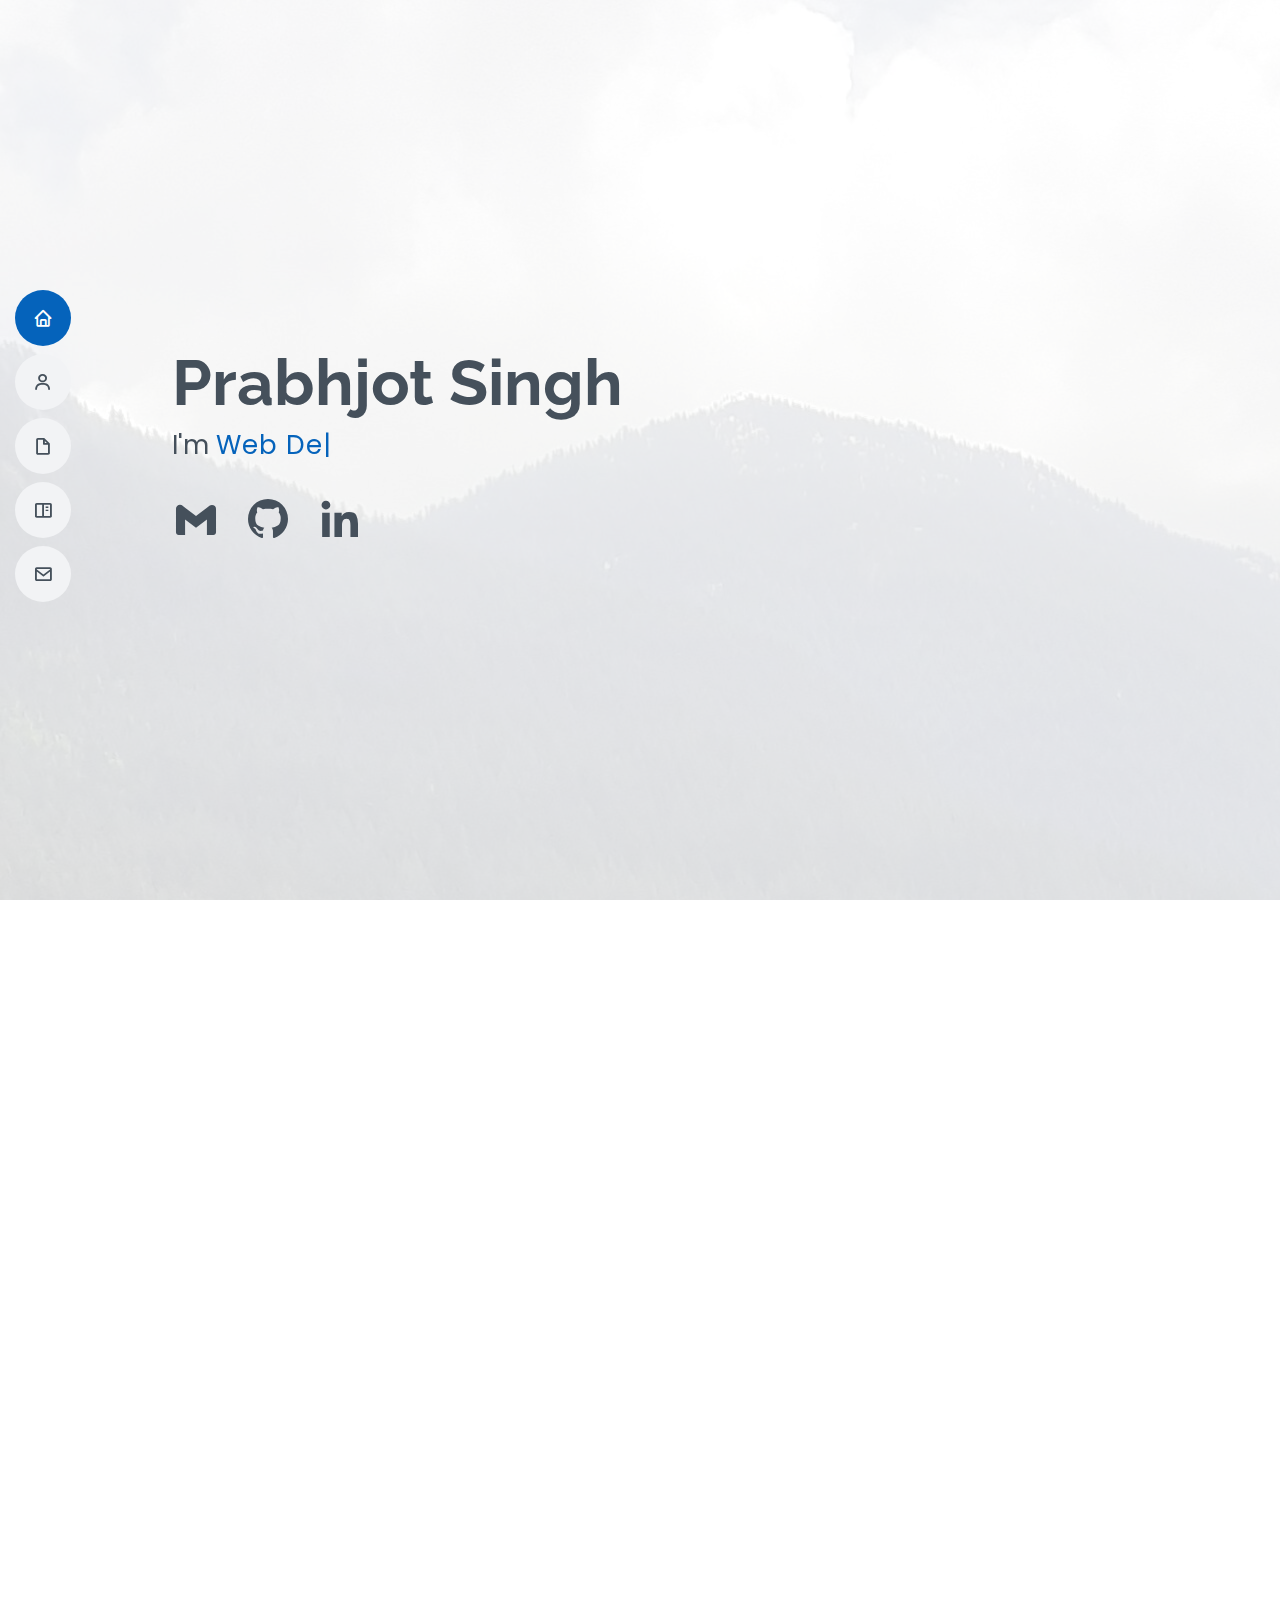
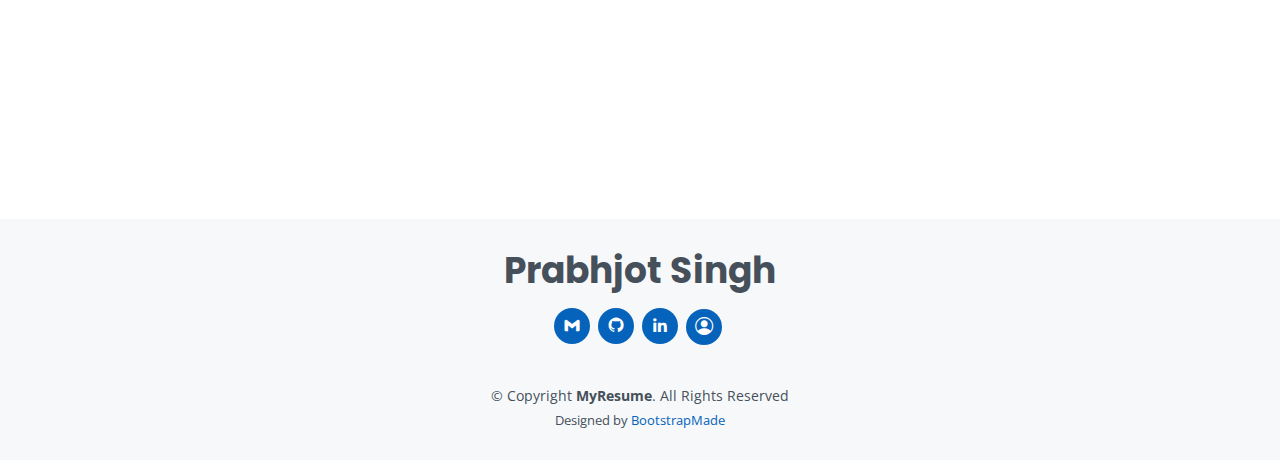
<file: index.html>
<!DOCTYPE html>
<html lang="en">

<head>
  <meta charset="utf-8">
  <meta content="width=device-width, initial-scale=1.0" name="viewport">

  <title>Prabhjot</title>
  <meta content="" name="description">
  <meta content="" name="keywords">

  <!-- Favicons -->
  <link href="assets/img/plogo.png" rel="icon">
  <link href="assets/img/plogo.png" rel="apple-touch-icon">

  <!-- Google Fonts -->
  <link
    href="https://fonts.googleapis.com/css?family=Open+Sans:300,300i,400,400i,600,600i,700,700i|Raleway:300,300i,400,400i,500,500i,600,600i,700,700i|Poppins:300,300i,400,400i,500,500i,600,600i,700,700i"
    rel="stylesheet">

  <!-- Vendor CSS Files -->
  <link href="assets/vendor/aos/aos.css" rel="stylesheet">
  <link href="assets/vendor/bootstrap/css/bootstrap.min.css" rel="stylesheet">
  <link href="assets/vendor/bootstrap-icons/bootstrap-icons.css" rel="stylesheet">
  <link href="assets/vendor/boxicons/css/boxicons.min.css" rel="stylesheet">
  <link href="assets/vendor/glightbox/css/glightbox.min.css" rel="stylesheet">
  <link href="assets/vendor/swiper/swiper-bundle.min.css" rel="stylesheet">

  <!-- Template Main CSS File -->
  <link href="assets/css/style.css" rel="stylesheet">

  <!-- =======================================================
  * Template Name: MyResume
  * Template URL: https://bootstrapmade.com/free-html-bootstrap-template-my-resume/
  * Updated: Mar 17 2024 with Bootstrap v5.3.3
  * Author: BootstrapMade.com
  * License: https://bootstrapmade.com/license/
  ======================================================== -->
</head>

<body>

  <!-- ======= Mobile nav toggle button ======= -->
  <!-- <button type="button" class="mobile-nav-toggle d-xl-none"><i class="bi bi-list mobile-nav-toggle"></i></button> -->
  <i class="bi bi-list mobile-nav-toggle d-lg-none"></i>
  <!-- ======= Header ======= -->
  <header id="header" class="d-flex flex-column justify-content-center">

    <nav id="navbar" class="navbar nav-menu">
      <ul>
        <li><a href="#hero" class="nav-link scrollto active"><i class="bx bx-home"></i> <span>Home</span></a></li>
        <li><a href="#about" class="nav-link scrollto"><i class="bx bx-user"></i> <span>About</span></a></li>
        <li><a href="#resume" class="nav-link scrollto"><i class="bx bx-file-blank"></i> <span>Resume</span></a></li>
        <li><a href="#portfolio" class="nav-link scrollto"><i class="bx bx-book-content"></i> <span>Projects</span></a>
        </li>
        <li><a href="#contact" class="nav-link scrollto"><i class="bx bx-envelope"></i> <span>Contact</span></a></li>
      </ul>
    </nav><!-- .nav-menu -->

  </header><!-- End Header -->

  <!-- ======= Hero Section ======= -->
  <section id="hero" class="d-flex flex-column justify-content-center">
    <div class="container" data-aos="zoom-in" data-aos-delay="100">
      <h1>Prabhjot Singh</h1>
      <p>I'm <span class="typed" data-typed-items="Web Developer,Software Developer"></span></p>
      <div class="social-links">
        <a href="mailto:prabhjotsinghpb11@gmail.com" class="email"><i class="bx bxl-gmail bx-lg"></i></a>
        <a href="https://github.com/singhprabh27" target="_blank" class="github"><i class="bx bxl-github bx-lg"></i></a>
        <a href="https://www.linkedin.com/in/prabhjot-singh-a8576a22a" target="_blank" class="linkedin"><i
            class="bx bxl-linkedin bx-lg"></i></a>
        <!-- <a href="#" class="instagram"><i class="bx bxl-instagram bx-lg"></i></a> -->
      </div>
    </div>
  </section><!-- End Hero -->

  <main id="main">
    <!-- ======= About Section ======= -->
    <section id="about" class="about">
      <div class="container" data-aos="fade-up">

        <div class="section-title">
          <h2>About</h2>
          <p>

            My journey into the world of coding began with a passion for problem-solving and a desire to create
            impactful technologies. Through my ongoing education with Zero to Mastery, I am continuously enhancing my
            skills in web development and, among other cutting-edge technologies.

        </div>

        <div class="row">
          <div class="col-lg-4">
            <img src="assets/img/profile-img.jpg" class="img-fluid" alt="">
          </div>
          <div class="col-lg-8 pt-4 pt-lg-0 content">
            <h3>Full stack Web Developer.</h3>
            <p class="fst-italic">
              I am an aspiring Full Stack Web Developer with a solid foundation in Computer Science, recently completed
              my Associate degree, and now a student at Zero to Mastery.

            </p>
            <div class="row">
              <div class="col-lg-6">
                <ul>
                  <li><i class="bi bi-chevron-right"></i> <strong>Website:</strong> <a target="_blank"
                      href="https://singhprabh27.github.io"><span>singhprabh27.github.io</span> </a></li>
                  <!-- <li><i class="bi bi-chevron-right"></i> <strong>Phone:</strong> <span>+123 456 7890</span></li> -->
                  <li><i class="bi bi-chevron-right"></i> <strong>City:</strong> <span>Vancouver, Canada</span></li>
                </ul>
              </div>
              <div class="col-lg-6">
                <ul>
                  <!-- <li><i class="bi bi-chevron-right"></i> <strong>Age:</strong> <span>22</span></li> -->
                  <li><i class="bi bi-chevron-right"></i> <strong>Education:</strong> <span>Associates Degree</span>
                  </li>
                  <li><i class="bi bi-chevron-right"></i> <strong>Email:</strong> <a
                      href="mailto:prabhjotsinghpb11@gmail.com"
                      class="email"><span>prabhjotsinghpb11@gmail.com</span></a>

                  </li>
                  <!-- <li><i class="bi bi-chevron-right"></i> <strong>Freelance:</strong> <span>Available</span></li> -->
                </ul>
              </div>

            </div>
            <p>
              I'm fully devoted to learning the craft of developing web applications that are both responsive and
              user-focused. Whether it involves creating seamless user journeys or enhancing back-end efficiency, I
              continuously pursue excellence in all my projects.</p>
            </p>
          </div>
        </div>

      </div>
    </section><!-- End About Section -->

    <!-- ======= Facts Section ======= -->
    <!-- <section id="facts" class="facts">
      <div class="container" data-aos="fade-up">

        <div class="section-title">
          <h2>Facts</h2>
          <p>Magnam dolores commodi suscipit. Necessitatibus eius consequatur ex aliquid fuga eum quidem. Sit sint consectetur velit. Quisquam quos quisquam cupiditate. Et nemo qui impedit suscipit alias ea. Quia fugiat sit in iste officiis commodi quidem hic quas.</p>
        </div>

        <div class="row">

          <div class="col-lg-3 col-md-6">
            <div class="count-box">
              <i class="bi bi-emoji-smile"></i>
              <span data-purecounter-start="0" data-purecounter-end="232" data-purecounter-duration="1" class="purecounter"></span>
              <p>Happy Clients</p>
            </div>
          </div>

          <div class="col-lg-3 col-md-6 mt-5 mt-md-0">
            <div class="count-box">
              <i class="bi bi-journal-richtext"></i>
              <span data-purecounter-start="0" data-purecounter-end="521" data-purecounter-duration="1" class="purecounter"></span>
              <p>Projects</p>
            </div>
          </div>

          <div class="col-lg-3 col-md-6 mt-5 mt-lg-0">
            <div class="count-box">
              <i class="bi bi-headset"></i>
              <span data-purecounter-start="0" data-purecounter-end="1463" data-purecounter-duration="1" class="purecounter"></span>
              <p>Hours Of Support</p>
            </div>
          </div>

          <div class="col-lg-3 col-md-6 mt-5 mt-lg-0">
            <div class="count-box">
              <i class="bi bi-award"></i>
              <span data-purecounter-start="0" data-purecounter-end="25" data-purecounter-duration="1" class="purecounter"></span>
              <p>Awards</p>
            </div>
          </div>

        </div>

      </div>
    </section> -->
    <!-- End Facts Section -->

    <!-- ======= Skills Section ======= -->
    <section id="skills" class="skills section-bg">
      <div class="container" data-aos="fade-up">

        <div class="section-title">
          <h2>Skills</h2>

          <p>Proficient in React, JavaScript, HTML, CSS for frontend development, and Node.js for backend.
            <br> Skilled in database management with PostgreSQL and developing adaptable web applications, creating
            RESTful APIs, and managing relational databases.<br> Capable of full-stack development, integrating frontend
            and backend components for cohesive web solutions.
          </p>
        </div>

        <div class="row skills-content">

          <div class="col-lg-6">

            <div class="progress">
              <span class="skill">HTML <i class="val">100%</i></span>
              <div class="progress-bar-wrap">
                <div class="progress-bar" role="progressbar" aria-valuenow="100" aria-valuemin="0" aria-valuemax="100">
                </div>
              </div>
            </div>

            <div class="progress">
              <span class="skill">CSS <i class="val">90%</i></span>
              <div class="progress-bar-wrap">
                <div class="progress-bar" role="progressbar" aria-valuenow="90" aria-valuemin="0" aria-valuemax="100">
                </div>
              </div>
            </div>

            <div class="progress">
              <span class="skill">JavaScript <i class="val">75%</i></span>
              <div class="progress-bar-wrap">
                <div class="progress-bar" role="progressbar" aria-valuenow="75" aria-valuemin="0" aria-valuemax="100">
                </div>
              </div>
            </div>

          </div>

          <div class="col-lg-6">

            <div class="progress">
              <span class="skill">React <i class="val">80%</i></span>
              <div class="progress-bar-wrap">
                <div class="progress-bar" role="progressbar" aria-valuenow="80" aria-valuemin="0" aria-valuemax="100">
                </div>
              </div>
            </div>

            <div class="progress">
              <span class="skill">Node js<i class="val">79%</i></span>
              <div class="progress-bar-wrap">
                <div class="progress-bar" role="progressbar" aria-valuenow="79" aria-valuemin="0" aria-valuemax="100">
                </div>
              </div>
            </div>

            <div class="progress">
              <span class="skill">PostgreSQL <i class="val">60%</i></span>
              <div class="progress-bar-wrap">
                <div class="progress-bar" role="progressbar" aria-valuenow="60" aria-valuemin="0" aria-valuemax="100">
                </div>
              </div>
            </div>

          </div>

        </div>

      </div>
    </section><!-- End Skills Section -->

    <!-- ======= Resume Section ======= -->
    <section id="resume" class="resume">
      <div class="container" data-aos="fade-up">

        <div class="section-title">
          <h2>Resume</h2>
          <!-- <p>Magnam dolores commodi suscipit. Necessitatibus eius consequatur ex aliquid fuga eum quidem. Sit sint
            consectetur velit. Quisquam quos quisquam cupiditate. Et nemo qui impedit suscipit alias ea. Quia fugiat sit
            in iste officiis commodi quidem hic quas.</p> -->
        </div>

        <div class="row">
          <div class="col-lg-6">
            <h3 class="resume-title">Summary</h3>
            <div class="resume-item pb-0">
              <h4>Prabhjot Singh</h4>
              <p><em>Innovative and deadline-driven Web Developer recently graduated with Associates Degree in Computer
                  Science and currently continuing my learning with Zero to Mastery Academy. </em></p>
              <ul>
                <li>Vancouver,BC, Canada</li>
                <li><a target="_blank" href="https://singhprabh27.github.io"><span>singhprabh27.github.io</span> </a>
                </li>
              </ul>
            </div>


          </div>
          <div class="col-lg-6">
            <h3 class="resume-title">Education</h3>
            <div class="resume-item">
              <h4>Complete React Developer in 2024 (w/ Redux, Hooks, GraphQL)</h4>
              <h5>April 2024 - ongoing</h5>
              <p><em>Zero To Mastery Academy</em></p>
              <ul>
                <li> Handling online payments with the Stripe API</li>
                <li>Set up authentication and user accounts</li>
                <li>Use Redux, Redux Thunk and Redux Saga in your applications</li>
              </ul>

            </div>
            <div class="resume-item">
              <h4>Complete Web Developer in 2024</h4>
              <h5>January 2024 - April 2024</h5>
              <p><em>Zero To Mastery Academy</em></p>
              <ul>
                <li>Proficiency in server-side JavaScript using Node.js, enhancing scalability for web apps.</li>
                <li>Skill in dynamic frontend interfaces with React for improved user experiences.</li>
                <li>Experience in PostgreSQL for robust database management. Implementing secure user authentication
                  systems for data protection.</li>
                <li>Learn full-stack development, integrating Node.js, React, and PostgreSQL for holistic web solutions.
                </li>
              </ul>

            </div>
            <div class="resume-item">
              <h4>Associate of Science (Computer Science) </h4>
              <h5>January 2022 - April 2024</h5>
              <p><em>Columbia College Vancouver, Canada</em></p>
              <p>Coursework encompassed foundational programming concepts, web development fundamentals, systems design
                principles, data structures, and software engineering practices. Equipped with comprehensive knowledge
                and skills essential for entry-level positions in the field of computer science and technology.</p>
            </div>
            <!-- <h3 class="resume-title">Professional Experience</h3>
            <div class="resume-item">
              <h4>Senior graphic design specialist</h4>
              <h5>2019 - Present</h5>
              <p><em>Experion, New York, NY </em></p>
              <ul>
                <li>Lead in the design, development, and implementation of the graphic, layout, and production communication materials</li>
                <li>Delegate tasks to the 7 members of the design team and provide counsel on all aspects of the project. </li>
                <li>Supervise the assessment of all graphic materials in order to ensure quality and accuracy of the design</li>
                <li>Oversee the efficient use of production project budgets ranging from $2,000 - $25,000</li>
              </ul>
            </div>
            <div class="resume-item">
              <h4>Graphic design specialist</h4>
              <h5>2017 - 2018</h5>
              <p><em>Stepping Stone Advertising, New York, NY</em></p>
              <ul>
                <li>Developed numerous marketing programs (logos, brochures,infographics, presentations, and advertisements).</li>
                <li>Managed up to 5 projects or tasks at a given time while under pressure</li>
                <li>Recommended and consulted with clients on the most appropriate graphic design</li>
                <li>Created 4+ design presentations and proposals a month for clients and account managers</li>
              </ul>
            </div> -->
          </div>
        </div>

      </div>
    </section><!-- End Resume Section -->

    <!-- ======= Portfolio Section ======= -->
    <section id="portfolio" class="portfolio section-bg">
      <div class="container" data-aos="fade-up">
        <div class="section-title">
          <h2>Projects</h2>
          <p>Implemented various software development projects, showcasing proficiency in programming and
            problem-solving skills.</p>
        </div>

        <div class="row">
          <div class="col-lg-12 d-flex justify-content-center" data-aos="fade-up" data-aos-delay="100">
            <ul id="portfolio-flters">
              <li data-filter="*" class="filter-active">All</li>
              <li data-filter=".filter-app">Web App</li>
              <li data-filter=".filter-card">Components</li>
              <li data-filter=".filter-web">Static Websites</li>
            </ul>
          </div>
        </div>
        <div class="row portfolio-container" data-aos="fade-up" data-aos-delay="200">
          <!-- project 1 App1 -->
          <div class="col-lg-4 col-md-6 portfolio-item filter-app">
            <div class="portfolio-wrap  bg-light">
              <img src="assets/img/portfolio/gec.png" class="img-fluid " alt="">
              <div class="">
                <h4 class="text-center">Gurmat Education Center</h4>
                <p> Website made for Gurmat Education Center Surrey. Crafted with Bootstrap 5 framework this website functions seamlessly across all screen sizes.</p>
              </div>
              <div class="portfolio-info">
                <h4>Web App</h4>
                <p>Bootstrap</p>
                <div class="">
                  <a target="_blank" href="https://gurmat-education-center.onrender.com" class="btn btn-primary btn-sm"
                    title="live link">
                    <i class="bx bx-plus"></i> Live Link
                  </a>
                  <a href="portfolio-details-gec.html" class="portfolio-details-lightbox btn btn-secondary btn-sm"
                    data-glightbox="type: external" title="Portfolio Details">
                    <i class="bx bx-link"></i> Details
                  </a>
                </div>
              </div>
            </div>
          </div>
          <!-- project 2 App1 -->
          <div class="col-lg-4 col-md-6 portfolio-item filter-app">
            <div class="portfolio-wrap  bg-light">
              <img src="assets/img/portfolio/robotfriends.png" class="img-fluid " alt="">
              <div class="">
                <h4 class="text-center">Robot Friends</h4>
                <p>RoboFriends is a responsive web application built using React.js. The app dynamically generates a
                  list of "robot" users and allows users to filter them based on name.</p>
              </div>
              <div class="portfolio-info">
                <h4>Web App</h4>
                <p>React</p>
                <div class="">
                  <a target="_blank" href="https://singhprabh27.github.io/robotsearch" class="btn btn-primary btn-sm"
                    title="live link">
                    <i class="bx bx-plus"></i> Live Link
                  </a>
                  <a href="portfolio-details-robot.html" class="portfolio-details-lightbox btn btn-secondary btn-sm"
                    data-glightbox="type: external" title="Portfolio Details">
                    <i class="bx bx-link"></i> Details
                  </a>
                </div>
              </div>
            </div>
          </div>
          <!--project 3 App-->
          <div class="col-lg-4 col-md-6 portfolio-item filter-app">
            <div class="portfolio-wrap bg-light">
              <img src="assets/img/portfolio/eventresource.png" class="img-fluid" alt="">
              <div class="card-body">
                <h4 class="text-center">Event Resource</h4>
                <p>Web application developed using React.js. This web application offers a range of features including
                  user authentication, event creation, event browsing, and user profile management.</p>
              </div>
              <div class="portfolio-info">
                <h4>Web App</h4>
                <p>React, Nodejs</p>
                <div class="">
                  <a target="_blank" href="https://eventresource.onrender.com/" class="btn btn-primary btn-sm"
                    title="live link">
                    <i class="bx bx-plus"></i> Live Link
                  </a>
                  <a href="portfolio-details-eventresource.html"
                    class="portfolio-details-lightbox btn btn-secondary btn-sm" data-glightbox="type: external"
                    title="Portfolio Details">
                    <i class="bx bx-link"></i> Details
                  </a>
                </div>
              </div>
            </div>
          </div>
          <!--project 4 website-->
          <div class="col-lg-4 col-md-6 portfolio-item filter-web">
            <div class="portfolio-wrap bg-light">
              <img src="assets/img/portfolio/algorithm.png" class="img-fluid l-50" alt="">
              <div class="card-body">
                <h4>Integer multiply algorithm</h4>
                <p>This website allows you to emulate the integer multiply algorithm in computer hardware step-by-step,
                  With just two 4-bit inputs representing the multiplier and multiplicand and presents the resulting
                  product.</p>
              </div>
              <div class="portfolio-info">
                <h4>Static Website</h4>
                <p>JavaScript</p>
                <div class="">
                  <a target="_blank" href="https://codepen.io/singhprabh27/details/zYMbRwW"
                    class="btn btn-primary btn-sm" title="live link">
                    <i class="bx bx-plus"></i> Live Link
                  </a>
                  <a href="portfolio-details-algorithm.html" class="portfolio-details-lightbox btn btn-secondary btn-sm"
                    data-glightbox="type: external" title="Portfolio Details">
                    <i class="bx bx-link"></i> Details
                  </a>
                </div>
              </div>
            </div>
          </div>
          <!--project 5 website-->
          <div class="col-lg-4 col-md-6 portfolio-item filter-web">
            <div class="portfolio-wrap bg-light">
              <img src="assets/img/portfolio/architecture.png" class="img-fluid" alt="">
              <div class="card-body">
                <h4 class="text-center">Architecture</h4>
                <p>Crafted using HTML, CSS, CSS animations, JavaScript, and jQuery, this platform showcases the top 5
                  highest structures on the globe.</p>
              </div>
              <div class="portfolio-info">
                <h4>Static Website</h4>
                <p>JavaScript</p>
                <div class="">
                  <a target="_blank" href="https://singhprabh27.github.io/architecture" class="btn btn-primary btn-sm"
                    title="live link">
                    <i class="bx bx-plus"></i> Live Link
                  </a>
                  <a href="portfolio-details-architecture.html"
                    class="portfolio-details-lightbox btn btn-secondary btn-sm" data-glightbox="type: external"
                    title="Portfolio Details">
                    <i class="bx bx-link"></i> Details
                  </a>
                </div>
              </div>
            </div>
          </div>
          <!--project 6 card/component-->
          <div class="col-lg-4 col-md-6 portfolio-item filter-card">
            <div class="portfolio-wrap bg-light">
              <img src="assets/img/portfolio/navbar.png" class="img-fluid" alt="">
              <div class="card-body">
                <h4 class="text-center">Responsive Navbar</h4>
                <p>The Responsive Navbar component is a versatile React component designed to create a responsive
                  navigation bar for web applications.</p>
              </div>
              <div class="portfolio-info">
                <h4>Component</h4>
                <p>React</p>
                <div class="">
                  <a target="_blank" href="https://singhprabh27.github.io/ReactResponsiveNavbar"
                    class="btn btn-primary btn-sm" title="live link">
                    <i class="bx bx-plus"></i> Live Link
                  </a>
                  <a href="portfolio-details-navbar.html" class="portfolio-details-lightbox btn btn-secondary btn-sm"
                    data-glightbox="type: external" title="Portfolio Details">
                    <i class="bx bx-link"></i> Details
                  </a>
                </div>
              </div>
            </div>
          </div>
        </div>

      </div>
    </section>
    <!-- End Portfolio Section -->
    <!-- ======= Services Section ======= -->
    <!-- <section id="services" class="services">
      <div class="container" data-aos="fade-up">

        <div class="section-title">
          <h2>Services</h2>
          <p>Magnam dolores commodi suscipit. Necessitatibus eius consequatur ex aliquid fuga eum quidem. Sit sint consectetur velit. Quisquam quos quisquam cupiditate. Et nemo qui impedit suscipit alias ea. Quia fugiat sit in iste officiis commodi quidem hic quas.</p>
        </div>

        <div class="row">

          <div class="col-lg-4 col-md-6 d-flex align-items-stretch" data-aos="zoom-in" data-aos-delay="100">
            <div class="icon-box iconbox-blue">
              <div class="icon">
                <svg width="100" height="100" viewBox="0 0 600 600" xmlns="http://www.w3.org/2000/svg">
                  <path stroke="none" stroke-width="0" fill="#f5f5f5" d="M300,521.0016835830174C376.1290562159157,517.8887921683347,466.0731472004068,529.7835943286574,510.70327084640275,468.03025145048787C554.3714126377745,407.6079735673963,508.03601936045806,328.9844924480964,491.2728898941984,256.3432110539036C474.5976632858925,184.082847569629,479.9380746630129,96.60480741107993,416.23090153303,58.64404602377083C348.86323505073057,18.502131276798302,261.93793281208167,40.57373210992963,193.5410806939664,78.93577620505333C130.42746243093433,114.334589627462,98.30271207620316,179.96522072025542,76.75703585869454,249.04625023123273C51.97151888228291,328.5150500222984,13.704378332031375,421.85034740162234,66.52175969318436,486.19268352777647C119.04800174914682,550.1803526380478,217.28368757567262,524.383925680826,300,521.0016835830174"></path>
                </svg>
                <i class="bx bxl-dribbble"></i>
              </div>
              <h4><a href="">Lorem Ipsum</a></h4>
              <p>Voluptatum deleniti atque corrupti quos dolores et quas molestias excepturi</p>
            </div>
          </div>

          <div class="col-lg-4 col-md-6 d-flex align-items-stretch mt-4 mt-md-0" data-aos="zoom-in" data-aos-delay="200">
            <div class="icon-box iconbox-orange ">
              <div class="icon">
                <svg width="100" height="100" viewBox="0 0 600 600" xmlns="http://www.w3.org/2000/svg">
                  <path stroke="none" stroke-width="0" fill="#f5f5f5" d="M300,582.0697525312426C382.5290701553225,586.8405444964366,449.9789794690241,525.3245884688669,502.5850820975895,461.55621195738473C556.606425686781,396.0723002908107,615.8543463187945,314.28637112970534,586.6730223649479,234.56875336149918C558.9533121215079,158.8439757836574,454.9685369536778,164.00468322053177,381.49747125262974,130.76875717737553C312.15926192815925,99.40240125094834,248.97055460311594,18.661163978235184,179.8680185752513,50.54337015887873C110.5421016452524,82.52863877960104,119.82277516462835,180.83849132639028,109.12597500060166,256.43424936330496C100.08760227029461,320.3096726198365,92.17705696193138,384.0621239912766,124.79988738764834,439.7174275375508C164.83382741302287,508.01625554203684,220.96474134820875,577.5009287672846,300,582.0697525312426"></path>
                </svg>
                <i class="bx bx-file"></i>
              </div>
              <h4><a href="">Sed Perspiciatis</a></h4>
              <p>Duis aute irure dolor in reprehenderit in voluptate velit esse cillum dolore</p>
            </div>
          </div>

          <div class="col-lg-4 col-md-6 d-flex align-items-stretch mt-4 mt-lg-0" data-aos="zoom-in" data-aos-delay="300">
            <div class="icon-box iconbox-pink">
              <div class="icon">
                <svg width="100" height="100" viewBox="0 0 600 600" xmlns="http://www.w3.org/2000/svg">
                  <path stroke="none" stroke-width="0" fill="#f5f5f5" d="M300,541.5067337569781C382.14930387511276,545.0595476570109,479.8736841581634,548.3450877840088,526.4010558755058,480.5488172755941C571.5218469581645,414.80211281144784,517.5187510058486,332.0715597781072,496.52539010469104,255.14436215662573C477.37192572678356,184.95920475031193,473.57363656557914,105.61284051026155,413.0603344069578,65.22779650032875C343.27470386102294,18.654635553484475,251.2091493199835,5.337323636656869,175.0934190732945,40.62881213300186C97.87086631185822,76.43348514350839,51.98124368387456,156.15599469081315,36.44837278890362,239.84606092416172C21.716077023791087,319.22268207091537,43.775223500013084,401.1760424656574,96.891909868211,461.97329694683043C147.22146801428983,519.5804099606455,223.5754009179313,538.201503339737,300,541.5067337569781"></path>
                </svg>
                <i class="bx bx-tachometer"></i>
              </div>
              <h4><a href="">Magni Dolores</a></h4>
              <p>Excepteur sint occaecat cupidatat non proident, sunt in culpa qui officia</p>
            </div>
          </div>

          <div class="col-lg-4 col-md-6 d-flex align-items-stretch mt-4" data-aos="zoom-in" data-aos-delay="100">
            <div class="icon-box iconbox-yellow">
              <div class="icon">
                <svg width="100" height="100" viewBox="0 0 600 600" xmlns="http://www.w3.org/2000/svg">
                  <path stroke="none" stroke-width="0" fill="#f5f5f5" d="M300,503.46388370962813C374.79870501325706,506.71871716319447,464.8034551963731,527.1746412648533,510.4981551193396,467.86667711651364C555.9287308511215,408.9015244558933,512.6030010748507,327.5744911775523,490.211057578863,256.5855673507754C471.097692560561,195.9906835881958,447.69079081568157,138.11976852964426,395.19560036434837,102.3242989838813C329.3053358748298,57.3949838291264,248.02791733380457,8.279543830951368,175.87071277845988,42.242879143198664C103.41431057327972,76.34704239035025,93.79494320519305,170.9812938413882,81.28167332365135,250.07896920659033C70.17666984294237,320.27484674793965,64.84698225790005,396.69656628748305,111.28512138212992,450.4950937839243C156.20124167950087,502.5303643271138,231.32542653798444,500.4755392045468,300,503.46388370962813"></path>
                </svg>
                <i class="bx bx-layer"></i>
              </div>
              <h4><a href="">Nemo Enim</a></h4>
              <p>At vero eos et accusamus et iusto odio dignissimos ducimus qui blanditiis</p>
            </div>
          </div>

          <div class="col-lg-4 col-md-6 d-flex align-items-stretch mt-4" data-aos="zoom-in" data-aos-delay="200">
            <div class="icon-box iconbox-red">
              <div class="icon">
                <svg width="100" height="100" viewBox="0 0 600 600" xmlns="http://www.w3.org/2000/svg">
                  <path stroke="none" stroke-width="0" fill="#f5f5f5" d="M300,532.3542879108572C369.38199826031484,532.3153073249985,429.10787420159085,491.63046689027357,474.5244479745417,439.17860296908856C522.8885846962883,383.3225815378663,569.1668002868075,314.3205725914397,550.7432151929288,242.7694973846089C532.6665558377875,172.5657663291529,456.2379748765914,142.6223662098291,390.3689995646985,112.34683881706744C326.66090330228417,83.06452184765237,258.84405631176094,53.51806209861945,193.32584062364296,78.48882559362697C121.61183558270385,105.82097193414197,62.805066853699245,167.19869350419734,48.57481801355237,242.6138429142374C34.843463184063346,315.3850353017275,76.69343916112496,383.4422959591041,125.22947124332185,439.3748458443577C170.7312796277747,491.8107796887764,230.57421082200815,532.3932930995766,300,532.3542879108572"></path>
                </svg>
                <i class="bx bx-slideshow"></i>
              </div>
              <h4><a href="">Dele Cardo</a></h4>
              <p>Quis consequatur saepe eligendi voluptatem consequatur dolor consequuntur</p>
            </div>
          </div>

          <div class="col-lg-4 col-md-6 d-flex align-items-stretch mt-4" data-aos="zoom-in" data-aos-delay="300">
            <div class="icon-box iconbox-teal">
              <div class="icon">
                <svg width="100" height="100" viewBox="0 0 600 600" xmlns="http://www.w3.org/2000/svg">
                  <path stroke="none" stroke-width="0" fill="#f5f5f5" d="M300,566.797414625762C385.7384707136149,576.1784315230908,478.7894351017131,552.8928747891023,531.9192734346935,484.94944893311C584.6109503024035,417.5663521118492,582.489472248146,322.67544863468447,553.9536738515405,242.03673114598146C529.1557734026468,171.96086150256528,465.24506316201064,127.66468636344209,395.9583748389544,100.7403814666027C334.2173773831606,76.7482773500951,269.4350130405921,84.62216499799875,207.1952322260088,107.2889140133804C132.92018162631612,134.33871894543012,41.79353780512637,160.00259165414826,22.644507872594943,236.69541883565114C3.319112789854554,314.0945973066697,72.72355303640163,379.243833228382,124.04198916343866,440.3218312028393C172.9286146004772,498.5055451809895,224.45579914871206,558.5317968840102,300,566.797414625762"></path>
                </svg>
                <i class="bx bx-arch"></i>
              </div>
              <h4><a href="">Divera Don</a></h4>
              <p>Modi nostrum vel laborum. Porro fugit error sit minus sapiente sit aspernatur</p>
            </div>
          </div>

        </div>

      </div>
    </section> -->
    <!-- End Services Section -->

    

    <!-- ======= Contact Section ======= -->
    <section id="contact" class="contact">
      <div class="container" data-aos="fade-up">

        <div class="section-title">
          <h2>Contact</h2>
        </div>

        <div class="row mt-1">

          <div class="col-lg-6">
            <div class="info">
              <div class="address">
                <i class="bi bi-geo-alt"></i>
                <h4>Location:</h4>
                <p>Greater Vancouver Metropolitan Area, Canada</p>
              </div>

              <div class="email">
                <i class="bi bi-envelope"></i>
                <h4>Email:</h4>
                <p>
                  <a href="mailto:prabhjotsinghpb11@gmail.com" class="email">prabhjotsinghpb11@gmail.com</a>
                </p>
              </div>
              <div class="phone">
                <i class="bi bi-linkedin"></i>
                <h4>Linkedin:</h4>
                <p><a href="https://www.linkedin.com/in/prabhjot-singh-a8576a22a" target="_blank"
                    class="linkedin">prabhjot-singh-a8576a22a</a>
                </p>
              </div>
              <div class="phone">
                <i class="bi bi-github"></i>
                <h4>Github:</h4>
                <p>
                  <a href="https://github.com/singhprabh27" target="_blank" class="github">singhprabh27</a>
                </p>
              </div>
            </div>

          </div>

          <!-- <div class="col-lg-8 mt-5 mt-lg-0">

            <form action="forms/contact.php" method="post" role="form" class="php-email-form">
              <div class="row">
                <div class="col-md-6 form-group">
                  <input type="text" name="name" class="form-control" id="name" placeholder="Your Name" required>
                </div>
                <div class="col-md-6 form-group mt-3 mt-md-0">
                  <input type="email" class="form-control" name="email" id="email" placeholder="Your Email" required>
                </div>
              </div>
              <div class="form-group mt-3">
                <input type="text" class="form-control" name="subject" id="subject" placeholder="Subject" required>
              </div>
              <div class="form-group mt-3">
                <textarea class="form-control" name="message" rows="5" placeholder="Message" required></textarea>
              </div>
              <div class="my-3">
                <div class="loading">Loading</div>
                <div class="error-message"></div>
                <div class="sent-message">Your message has been sent. Thank you!</div>
              </div>
              <div class="text-center"><button type="submit">Send Message</button></div>
            </form>

          </div> -->

        </div>

      </div>
    </section><!-- End Contact Section -->

  </main><!-- End #main -->

  <!-- ======= Footer ======= -->
  <footer id="footer">
    <div class="container">
      <h3>Prabhjot Singh</h3>
      <div class="social-links">
        <a href="mailto:prabhjotsinghpb11@gmail.com" class="email"><i class="bx bxl-gmail"></i></a>
        <a href="https://github.com/singhprabh27" target="_blank" class="github"><i class="bx bxl-github"></i></a>
        <a href="https://www.linkedin.com/in/prabhjot-singh-a8576a22a" target="_blank" class="linkedin"><i
            class="bx bxl-linkedin"></i></a>
        <a target="_blank" href="https://singhprabh27.github.io" class=""><i class="bi bi-person-circle"></i></a>
      </div>
      <div class="copyright">
        &copy; Copyright <strong><span>MyResume</span></strong>. All Rights Reserved
      </div>
      <div class="credits">
        <!-- All the links in the footer should remain intact. -->
        <!-- You can delete the links only if you purchased the pro version. -->
        <!-- Licensing information: [license-url] -->
        <!-- Purchase the pro version with working PHP/AJAX contact form: https://bootstrapmade.com/free-html-bootstrap-template-my-resume/ -->
        Designed by <a href="https://bootstrapmade.com/">BootstrapMade</a>
      </div>
    </div>
  </footer><!-- End Footer -->

  <div id="preloader"></div>
  <a href="#" class="back-to-top d-flex align-items-center justify-content-center"><i
      class="bi bi-arrow-up-short"></i></a>

  <!-- Vendor JS Files -->
  <script src="assets/vendor/purecounter/purecounter_vanilla.js"></script>
  <script src="assets/vendor/aos/aos.js"></script>
  <script src="assets/vendor/bootstrap/js/bootstrap.bundle.min.js"></script>
  <script src="assets/vendor/glightbox/js/glightbox.min.js"></script>
  <script src="assets/vendor/isotope-layout/isotope.pkgd.min.js"></script>
  <script src="assets/vendor/swiper/swiper-bundle.min.js"></script>
  <script src="assets/vendor/typed.js/typed.umd.js"></script>
  <script src="assets/vendor/waypoints/noframework.waypoints.js"></script>
  <script src="assets/vendor/php-email-form/validate.js"></script>

  <!-- Template Main JS File -->
  <script src="assets/js/main.js"></script>

</body>

</html>
</file>
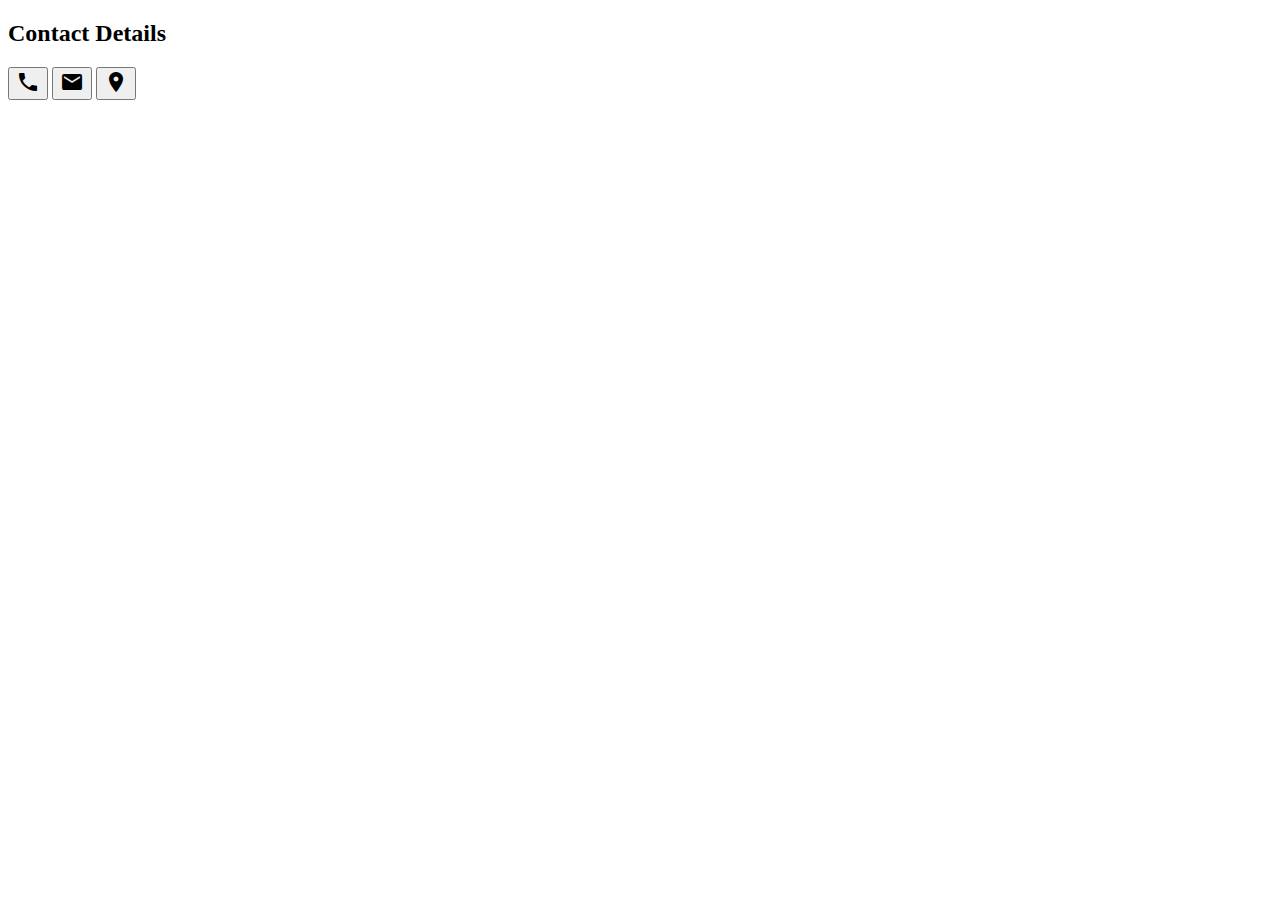
<file: contact.draft.html>
<!DOCTYPE html>
<html lang="en">

<head>
    <meta charset="UTF-8">
    <meta http-equiv="X-UA-Compatible" content="IE=edge">
    <meta name="viewport" content="width=device-width, initial-scale=1.0">
    <title>Document</title>
    <!--J query-->
    <script src="jquery-3.6.4.js"></script>
    <!--J query for contact section-->

    <script>
        for (let i = 0; i < 3; i++) {
            let icon_id = '#contact_icon' + i;
            let contact_id = '#contact' + i;
            $(document).ready(function () {
                $(icon_id).click(function () {
                    $(contact_id).toggle();
                });
            });
        }
    </script>
    <!--css for contact section-->
    <link href="https://fonts.googleapis.com/icon?family=Material+Icons" rel="stylesheet">
    <style>
        .contact {
            display: none;
        }
    </style>
</head>

<body>
    <h2>Contact Details</h2>


    <button id="contact_icon0"><i class="material-icons">phone</i></button>
    <button id="contact_icon1"><i class="material-icons">mail</i></button>
    <button id="contact_icon2"><i class="material-icons">location_on</i></button>

    <p id="contact0" class="contact"> <a href=""> <i class="material-icons">phone</i> 778-999-9999 </a></p>
    <p id="contact1" class="contact"><a href=""><i class="material-icons">mail</i>architectworld@gmail.com</a></p>
    <p id="contact2" class="contact"> <a href=""> <i class="material-icons">location_on</i> 438 Terminal Avenue,
            Vancouver BC V6A
            0C1</a></p>

</body>

</html>
</file>
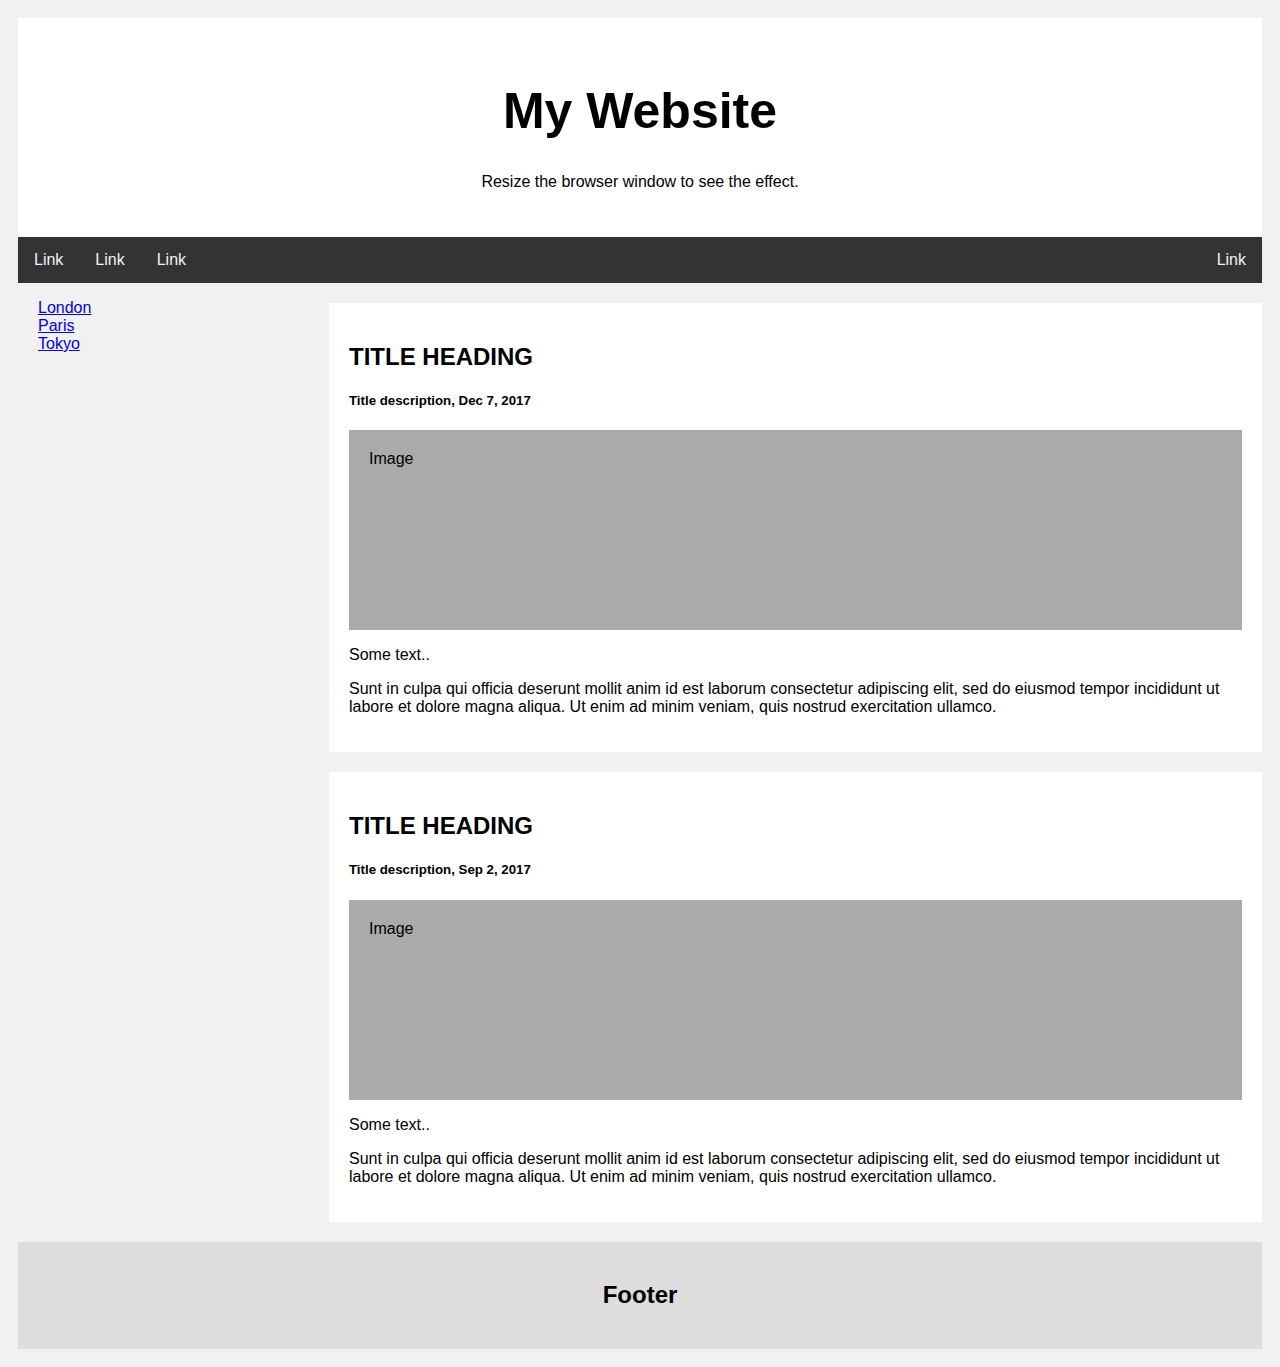
<file: draft2.html>
<!DOCTYPE html>
<html lang="en">

<head>
    <meta charset="UTF-8">
    <meta http-equiv="X-UA-Compatible" content="IE=edge">
    <meta name="viewport" content="width=device-width, initial-scale=1.0">
    <title>Document</title>
</head>

<style>
    * {
        box-sizing: border-box;
    }

    body {
        font-family: Arial;
        padding: 10px;
        background: #f1f1f1;
    }

    /* Header/Blog Title */
    .header {
        padding: 30px;
        text-align: center;
        background: white;
    }

    .header h1 {
        font-size: 50px;
    }

    /* Style the top navigation bar */
    .topnav {
        overflow: hidden;
        background-color: #333;
    }

    /* Style the topnav links */
    .topnav a {
        float: left;
        display: block;
        color: #f2f2f2;
        text-align: center;
        padding: 14px 16px;
        text-decoration: none;
    }


    /* Style the list inside the menu */
    nav ul {
        list-style-type: none;
        padding: 0;
    }

    /* Change color on hover */
    .topnav a:hover {
        background-color: #ddd;
        color: black;
    }

    /* Create two unequal columns that floats next to each other */
    /* Left column */
    .rightcolumn {
        float: left;
        width: 75%;
    }

    /* Right column */
    .leftcolumn {
        float: left;
        width: 25%;
        background-color: #f1f1f1;
        padding-left: 20px;
    }

    /* Fake image */
    .fakeimg {
        background-color: #aaa;
        width: 100%;
        padding: 20px;
    }

    /* Add a card effect for articles */
    .card {
        background-color: white;
        padding: 20px;
        margin-top: 20px;
    }

    /* Clear floats after the columns */
    .row::after {
        content: "";
        display: table;
        clear: both;
    }

    /* Footer */
    .footer {
        padding: 20px;
        text-align: center;
        background: #ddd;
        margin-top: 20px;
    }
</style>

<body>

    <header class="header">
        <h1>My Website</h1>
        <p>Resize the browser window to see the effect.</p>
    </header>

    <nav class="topnav">
        <a href="#">Link</a>
        <a href="#">Link</a>
        <a href="#">Link</a>
        <a href="#" style="float:right">Link</a>
    </nav>

    <section class="row">
        <div class="leftcolumn">
            <nav>
                <ul>
                    <li><a href="#">London</a></li>
                    <li><a href="#">Paris</a></li>
                    <li><a href="#">Tokyo</a></li>
                </ul>
            </nav>
        </div>
        <div class="rightcolumn">
            <div class="card">
                <h2>TITLE HEADING</h2>
                <h5>Title description, Dec 7, 2017</h5>
                <div class="fakeimg" style="height:200px;">Image</div>
                <p>Some text..</p>
                <p>Sunt in culpa qui officia deserunt mollit anim id est laborum consectetur adipiscing elit, sed do
                    eiusmod tempor incididunt ut labore et dolore magna aliqua. Ut enim ad minim veniam, quis
                    nostrud
                    exercitation ullamco.</p>
            </div>
            <div class="card">
                <h2>TITLE HEADING</h2>
                <h5>Title description, Sep 2, 2017</h5>
                <div class="fakeimg" style="height:200px;">Image</div>
                <p>Some text..</p>
                <p>Sunt in culpa qui officia deserunt mollit anim id est laborum consectetur adipiscing elit, sed do
                    eiusmod tempor incididunt ut labore et dolore magna aliqua. Ut enim ad minim veniam, quis
                    nostrud
                    exercitation ullamco.</p>
            </div>
        </div>
    </section>

    <footer class="footer">
        <h2>Footer</h2>
    </footer>

</body>

</html>
</file>
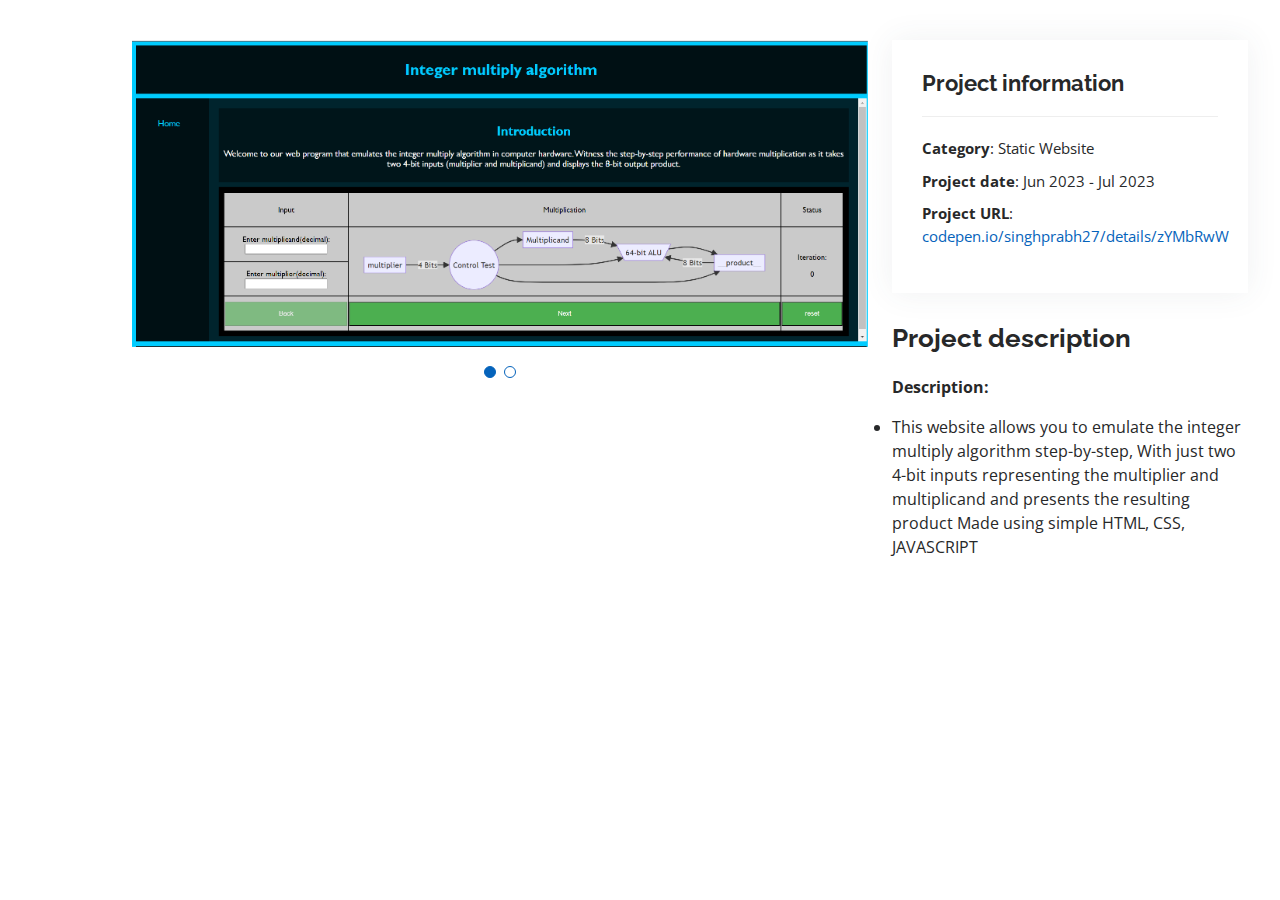
<file: portfolio-details-algorithm.html>
<!DOCTYPE html>
<html lang="en">

<head>
    <meta charset="utf-8">
    <meta content="width=device-width, initial-scale=1.0" name="viewport">

    <title>Project Details - Intiger Algorithm</title>
    <meta content="" name="description">
    <meta content="" name="keywords">

    <!-- Favicons -->
    <link href="assets/img/favicon.png" rel="icon">
    <link href="assets/img/apple-touch-icon.png" rel="apple-touch-icon">

    <!-- Google Fonts -->
    <link
        href="https://fonts.googleapis.com/css?family=Open+Sans:300,300i,400,400i,600,600i,700,700i|Raleway:300,300i,400,400i,500,500i,600,600i,700,700i|Poppins:300,300i,400,400i,500,500i,600,600i,700,700i"
        rel="stylesheet">

    <!-- Vendor CSS Files -->
    <link href="assets/vendor/aos/aos.css" rel="stylesheet">
    <link href="assets/vendor/bootstrap/css/bootstrap.min.css" rel="stylesheet">
    <link href="assets/vendor/bootstrap-icons/bootstrap-icons.css" rel="stylesheet">
    <link href="assets/vendor/boxicons/css/boxicons.min.css" rel="stylesheet">
    <link href="assets/vendor/glightbox/css/glightbox.min.css" rel="stylesheet">
    <link href="assets/vendor/swiper/swiper-bundle.min.css" rel="stylesheet">

    <!-- Template Main CSS File -->
    <link href="assets/css/style.css" rel="stylesheet">

    <!-- =======================================================
  * Template Name: MyResume
  * Template URL: https://bootstrapmade.com/free-html-bootstrap-template-my-resume/
  * Updated: Mar 17 2024 with Bootstrap v5.3.3
  * Author: BootstrapMade.com
  * License: https://bootstrapmade.com/license/
  ======================================================== -->
</head>

<body>

    <main id="main">

        <!-- ======= Portfolio Details Section ======= -->
        <section id="portfolio-details" class="portfolio-details">
            <div class="container">

                <div class="row gy-4">

                    <div class="col-lg-8">
                        <div class="portfolio-details-slider swiper">
                            <div class="swiper-wrapper align-items-center">
                                <div class="swiper-slide">
                                    <img src="assets/img/portfolio/details/portfolio-details-algorithm1.png" alt="">
                                </div>
                                <div class="swiper-slide">
                                    <img src="assets/img/portfolio/details/portfolio-details-algorithm2.png" alt="">
                                </div>
                            </div>
                            <div class="swiper-pagination"></div>
                        </div>
                    </div>

                    <div class="col-lg-4">
                        <div class="portfolio-info">
                            <h3>Project information</h3>
                            <ul>
                                <li><strong>Category</strong>: Static Website</li>
                                <!-- <li><strong>Client</strong>: ASU Company</li> -->
                                <li><strong>Project date</strong>: Jun 2023 - Jul 2023</li>
                                <li><strong>Project URL</strong>: <a target="_blank"
                                        href="https://codepen.io/singhprabh27/details/zYMbRwW">codepen.io/singhprabh27/details/zYMbRwW</a>
                                </li>

                            </ul>
                        </div>
                        <div class="portfolio-description">
                            <h2>Project description</h2>
                            <p>
                                <b>Description:</b>
                                <li>This website allows you to emulate the integer multiply algorithm step-by-step, With
                                    just two 4-bit inputs representing the multiplier and multiplicand and presents the
                                    resulting product
                                    Made using simple HTML, CSS, JAVASCRIPT
                                </li>
                            </p>
                        </div>
                    </div>

                </div>

            </div>
        </section><!-- End Portfolio Details Section -->

    </main><!-- End #main -->

    <div id="preloader"></div>
    <a href="#" class="back-to-top d-flex align-items-center justify-content-center"><i
            class="bi bi-arrow-up-short"></i></a>

    <!-- Vendor JS Files -->
    <script src="assets/vendor/purecounter/purecounter_vanilla.js"></script>
    <script src="assets/vendor/aos/aos.js"></script>
    <script src="assets/vendor/bootstrap/js/bootstrap.bundle.min.js"></script>
    <script src="assets/vendor/glightbox/js/glightbox.min.js"></script>
    <script src="assets/vendor/isotope-layout/isotope.pkgd.min.js"></script>
    <script src="assets/vendor/swiper/swiper-bundle.min.js"></script>
    <script src="assets/vendor/typed.js/typed.umd.js"></script>
    <script src="assets/vendor/waypoints/noframework.waypoints.js"></script>
    <script src="assets/vendor/php-email-form/validate.js"></script>

    <!-- Template Main JS File -->
    <script src="assets/js/main.js"></script>

</body>

</html>
</file>
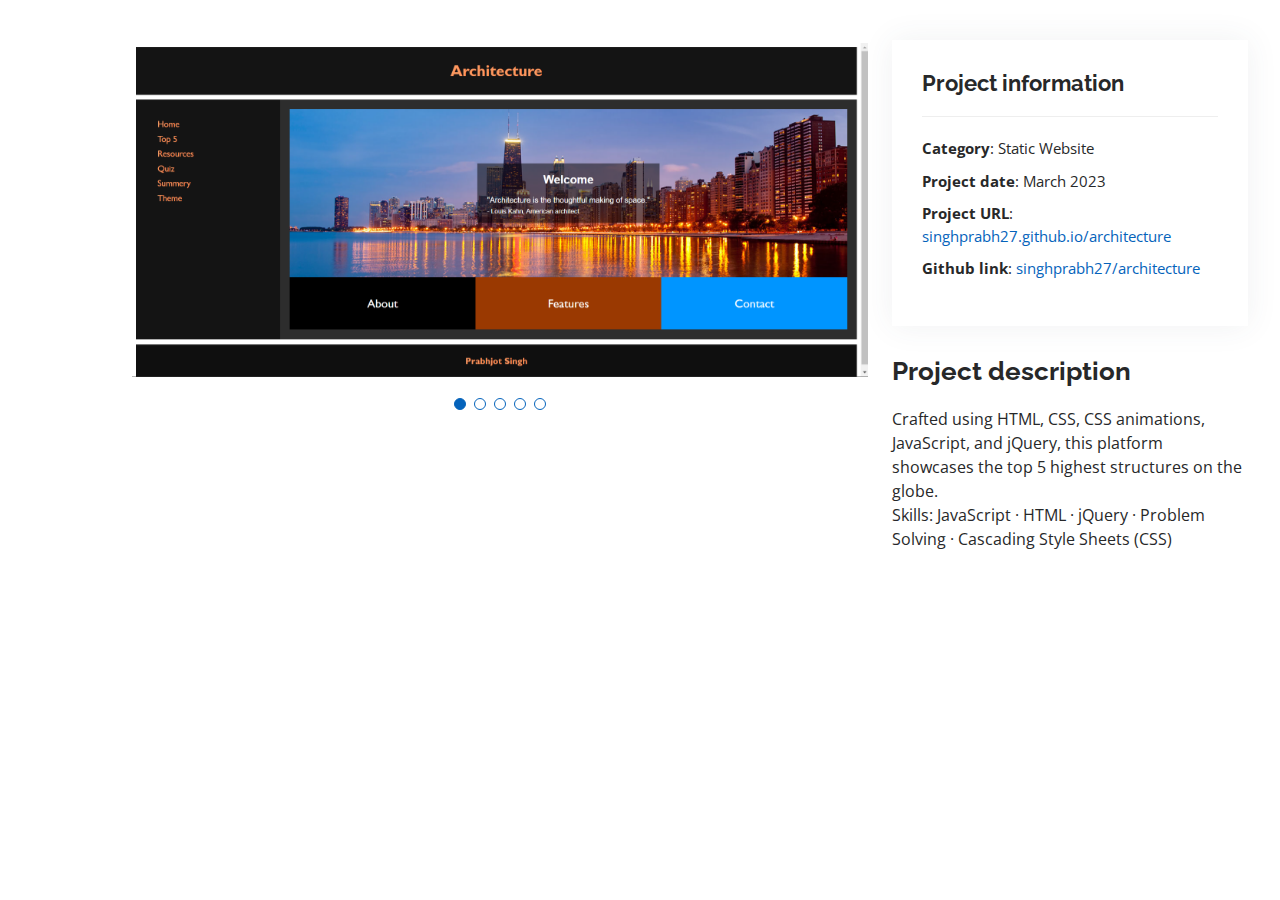
<file: portfolio-details-architecture.html>
<!DOCTYPE html>
<html lang="en">

<head>
    <meta charset="utf-8">
    <meta content="width=device-width, initial-scale=1.0" name="viewport">

    <title>Project Details - Architecture</title>
    <meta content="" name="description">
    <meta content="" name="keywords">

    <!-- Favicons -->
    <link href="assets/img/favicon.png" rel="icon">
    <link href="assets/img/apple-touch-icon.png" rel="apple-touch-icon">

    <!-- Google Fonts -->
    <link
        href="https://fonts.googleapis.com/css?family=Open+Sans:300,300i,400,400i,600,600i,700,700i|Raleway:300,300i,400,400i,500,500i,600,600i,700,700i|Poppins:300,300i,400,400i,500,500i,600,600i,700,700i"
        rel="stylesheet">

    <!-- Vendor CSS Files -->
    <link href="assets/vendor/aos/aos.css" rel="stylesheet">
    <link href="assets/vendor/bootstrap/css/bootstrap.min.css" rel="stylesheet">
    <link href="assets/vendor/bootstrap-icons/bootstrap-icons.css" rel="stylesheet">
    <link href="assets/vendor/boxicons/css/boxicons.min.css" rel="stylesheet">
    <link href="assets/vendor/glightbox/css/glightbox.min.css" rel="stylesheet">
    <link href="assets/vendor/swiper/swiper-bundle.min.css" rel="stylesheet">

    <!-- Template Main CSS File -->
    <link href="assets/css/style.css" rel="stylesheet">

    <!-- =======================================================
  * Template Name: MyResume
  * Template URL: https://bootstrapmade.com/free-html-bootstrap-template-my-resume/
  * Updated: Mar 17 2024 with Bootstrap v5.3.3
  * Author: BootstrapMade.com
  * License: https://bootstrapmade.com/license/
  ======================================================== -->
</head>

<body>

    <main id="main">

        <!-- ======= Portfolio Details Section ======= -->
        <section id="portfolio-details" class="portfolio-details">
            <div class="container">

                <div class="row gy-4">

                    <div class="col-lg-8">
                        <div class="portfolio-details-slider swiper">
                            <div class="swiper-wrapper align-items-center">

                                <div class="swiper-slide">
                                    <img src="assets/img/portfolio/details/portfolio-details-architecture1.png" alt="">
                                </div>

                                <div class="swiper-slide">
                                    <img src="assets/img/portfolio/details/portfolio-details-architecture2.png" alt="">
                                </div>

                                <div class="swiper-slide">
                                    <img src="assets/img/portfolio/details/portfolio-details-architecture3.png" alt="">
                                </div>
                                <div class="swiper-slide">
                                    <img src="assets/img/portfolio/details/portfolio-details-architecture4.png" alt="">
                                </div>

                                <div class="swiper-slide">
                                    <img src="assets/img/portfolio/details/portfolio-details-architecture5.png" alt="">
                                </div>

                            </div>
                            <div class="swiper-pagination"></div>
                        </div>

                    </div>

                    <div class="col-lg-4">
                        <div class="portfolio-info">
                            <h3>Project information</h3>
                            <ul>
                                <li><strong>Category</strong>: Static Website</li>
                                <!-- <li><strong>Client</strong>: ASU Company</li> -->
                                <li><strong>Project date</strong>: March 2023</li>
                                <li><strong>Project URL</strong>: <a target="_blank"
                                        href="https://singhprabh27.github.io/architecture/">singhprabh27.github.io/architecture</a>
                                </li>
                                <li><strong>Github link</strong>: <a target="_blank"
                                        href="https://github.com/singhprabh27/architecture.git">singhprabh27/architecture</a>
                                </li>
                            </ul>
                        </div>
                        <div class="portfolio-description">
                            <h2>Project description</h2>
                            <p>
                                Crafted using HTML, CSS, CSS animations, JavaScript, and jQuery, this platform showcases
                                the top 5 highest structures on the globe.
                                <br>
                                Skills: JavaScript · HTML · jQuery · Problem Solving · Cascading Style Sheets (CSS)

                            </p>
                        </div>
                    </div>

                </div>

            </div>
        </section><!-- End Portfolio Details Section -->

    </main><!-- End #main -->

    <div id="preloader"></div>
    <a href="#" class="back-to-top d-flex align-items-center justify-content-center"><i
            class="bi bi-arrow-up-short"></i></a>

    <!-- Vendor JS Files -->
    <script src="assets/vendor/purecounter/purecounter_vanilla.js"></script>
    <script src="assets/vendor/aos/aos.js"></script>
    <script src="assets/vendor/bootstrap/js/bootstrap.bundle.min.js"></script>
    <script src="assets/vendor/glightbox/js/glightbox.min.js"></script>
    <script src="assets/vendor/isotope-layout/isotope.pkgd.min.js"></script>
    <script src="assets/vendor/swiper/swiper-bundle.min.js"></script>
    <script src="assets/vendor/typed.js/typed.umd.js"></script>
    <script src="assets/vendor/waypoints/noframework.waypoints.js"></script>
    <script src="assets/vendor/php-email-form/validate.js"></script>

    <!-- Template Main JS File -->
    <script src="assets/js/main.js"></script>

</body>

</html>
</file>
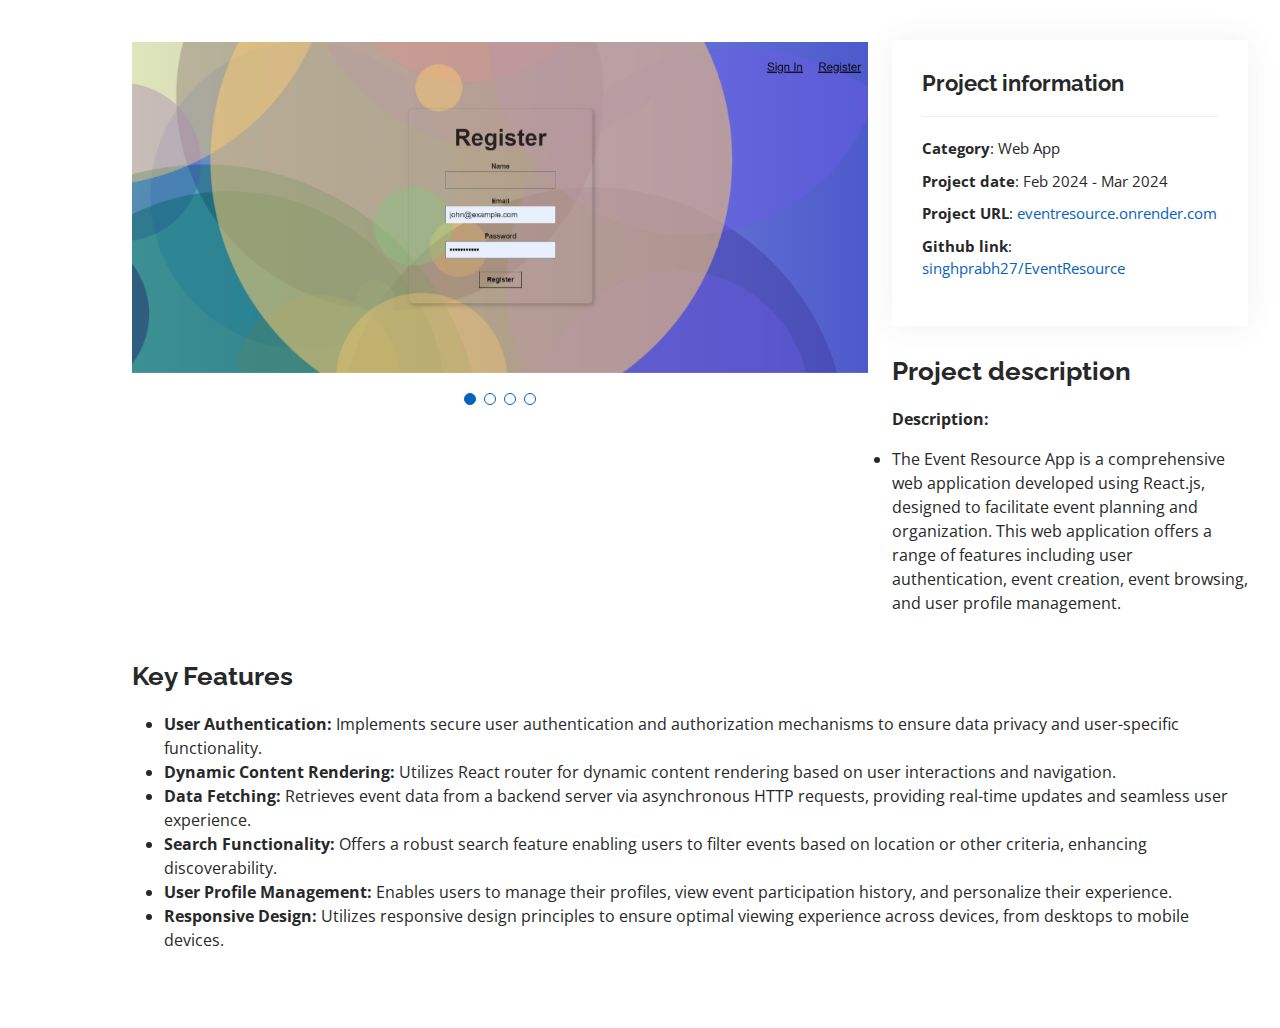
<file: portfolio-details-eventresource.html>
<!DOCTYPE html>
<html lang="en">

<head>
    <meta charset="utf-8">
    <meta content="width=device-width, initial-scale=1.0" name="viewport">

    <title>Project Details - Event Resource</title>
    <meta content="" name="description">
    <meta content="" name="keywords">

    <!-- Favicons -->
    <link href="assets/img/favicon.png" rel="icon">
    <link href="assets/img/apple-touch-icon.png" rel="apple-touch-icon">

    <!-- Google Fonts -->
    <link
        href="https://fonts.googleapis.com/css?family=Open+Sans:300,300i,400,400i,600,600i,700,700i|Raleway:300,300i,400,400i,500,500i,600,600i,700,700i|Poppins:300,300i,400,400i,500,500i,600,600i,700,700i"
        rel="stylesheet">

    <!-- Vendor CSS Files -->
    <link href="assets/vendor/aos/aos.css" rel="stylesheet">
    <link href="assets/vendor/bootstrap/css/bootstrap.min.css" rel="stylesheet">
    <link href="assets/vendor/bootstrap-icons/bootstrap-icons.css" rel="stylesheet">
    <link href="assets/vendor/boxicons/css/boxicons.min.css" rel="stylesheet">
    <link href="assets/vendor/glightbox/css/glightbox.min.css" rel="stylesheet">
    <link href="assets/vendor/swiper/swiper-bundle.min.css" rel="stylesheet">

    <!-- Template Main CSS File -->
    <link href="assets/css/style.css" rel="stylesheet">

    <!-- =======================================================
  * Template Name: MyResume
  * Template URL: https://bootstrapmade.com/free-html-bootstrap-template-my-resume/
  * Updated: Mar 17 2024 with Bootstrap v5.3.3
  * Author: BootstrapMade.com
  * License: https://bootstrapmade.com/license/
  ======================================================== -->
</head>

<body>

    <main id="main">

        <!-- ======= Portfolio Details Section ======= -->
        <section id="portfolio-details" class="portfolio-details">
            <div class="container">

                <div class="row gy-4">

                    <div class="col-lg-8">
                        <div class="portfolio-details-slider swiper">
                            <div class="swiper-wrapper align-items-center">

                                <div class="swiper-slide">
                                    <img src="assets/img/portfolio/details/protfolio-details-er1.png" alt="img1">
                                </div>

                                <div class="swiper-slide">
                                    <img src="assets/img/portfolio/details/portfolio-details-er2.png" alt="img2">
                                </div>

                                <div class="swiper-slide">
                                    <img src="assets/img/portfolio/details/portfolio-details-er3.png" alt="img3">
                                </div>
                                <div class="swiper-slide">
                                    <img src="assets/img/portfolio/details/portfolio-details-er4.png" alt="img4">
                                </div>
                            </div>
                            <div class="swiper-pagination"></div>
                        </div>

                    </div>

                    <div class="col-lg-4">
                        <div class="portfolio-info">
                            <h3>Project information</h3>
                            <ul>
                                <li><strong>Category</strong>: Web App</li>
                                <!-- <li><strong>Client</strong>: ASU Company</li> -->
                                <li><strong>Project date</strong>: Feb 2024 - Mar 2024</li>
                                <li><strong>Project URL</strong>: <a target="_blank"
                                        href="https://eventresource.onrender.com">eventresource.onrender.com</a>
                                </li>
                                <li><strong>Github link</strong>: <a target="_blank"
                                        href="https://github.com/singhprabh27/EventResource">singhprabh27/EventResource</a>
                                </li>
                            </ul>
                        </div>
                        <div class="portfolio-description">
                            <h2>Project description</h2>
                            <p>
                                <b>Description:</b>
                                <li>The Event Resource App is a comprehensive web application developed using React.js,
                                    designed to facilitate event planning and organization. This web application offers
                                    a range of features including user authentication, event creation, event browsing,
                                    and user profile management.
                                </li>
                            </p>
                        </div>
                        
                    </div>

                </div>
                <div class="row gy-4">
                    <div class="portfolio-description">
                            <h2>Key Features</h2>
                            <p>
                            <ul>
                                <li><strong>User Authentication:</strong> Implements secure user authentication and
                                    authorization mechanisms to ensure data privacy and user-specific functionality.
                                </li>
                                <li><strong>Dynamic Content Rendering:</strong> Utilizes React router for dynamic
                                    content rendering based on user interactions and navigation.</li>
                                <li><strong>Data Fetching:</strong> Retrieves event data from a backend server via
                                    asynchronous HTTP requests, providing real-time updates and seamless user
                                    experience.</li>
                                <li><strong>Search Functionality:</strong> Offers a robust search feature enabling users
                                    to filter events based on location or other criteria, enhancing discoverability.
                                </li>
                                <li><strong>User Profile Management:</strong> Enables users to manage their profiles,
                                    view event participation history, and personalize their experience.</li>
                                <li><strong>Responsive Design:</strong> Utilizes responsive design principles to ensure
                                    optimal viewing experience across devices, from desktops to mobile devices.</li>
                            </ul>
                            </p>
                        </div>
                </div>
            </div>
        </section><!-- End Portfolio Details Section -->

    </main><!-- End #main -->

    <div id="preloader"></div>
    <a href="#" class="back-to-top d-flex align-items-center justify-content-center"><i
            class="bi bi-arrow-up-short"></i></a>

    <!-- Vendor JS Files -->
    <script src="assets/vendor/purecounter/purecounter_vanilla.js"></script>
    <script src="assets/vendor/aos/aos.js"></script>
    <script src="assets/vendor/bootstrap/js/bootstrap.bundle.min.js"></script>
    <script src="assets/vendor/glightbox/js/glightbox.min.js"></script>
    <script src="assets/vendor/isotope-layout/isotope.pkgd.min.js"></script>
    <script src="assets/vendor/swiper/swiper-bundle.min.js"></script>
    <script src="assets/vendor/typed.js/typed.umd.js"></script>
    <script src="assets/vendor/waypoints/noframework.waypoints.js"></script>
    <script src="assets/vendor/php-email-form/validate.js"></script>

    <!-- Template Main JS File -->
    <script src="assets/js/main.js"></script>

</body>

</html>
</file>
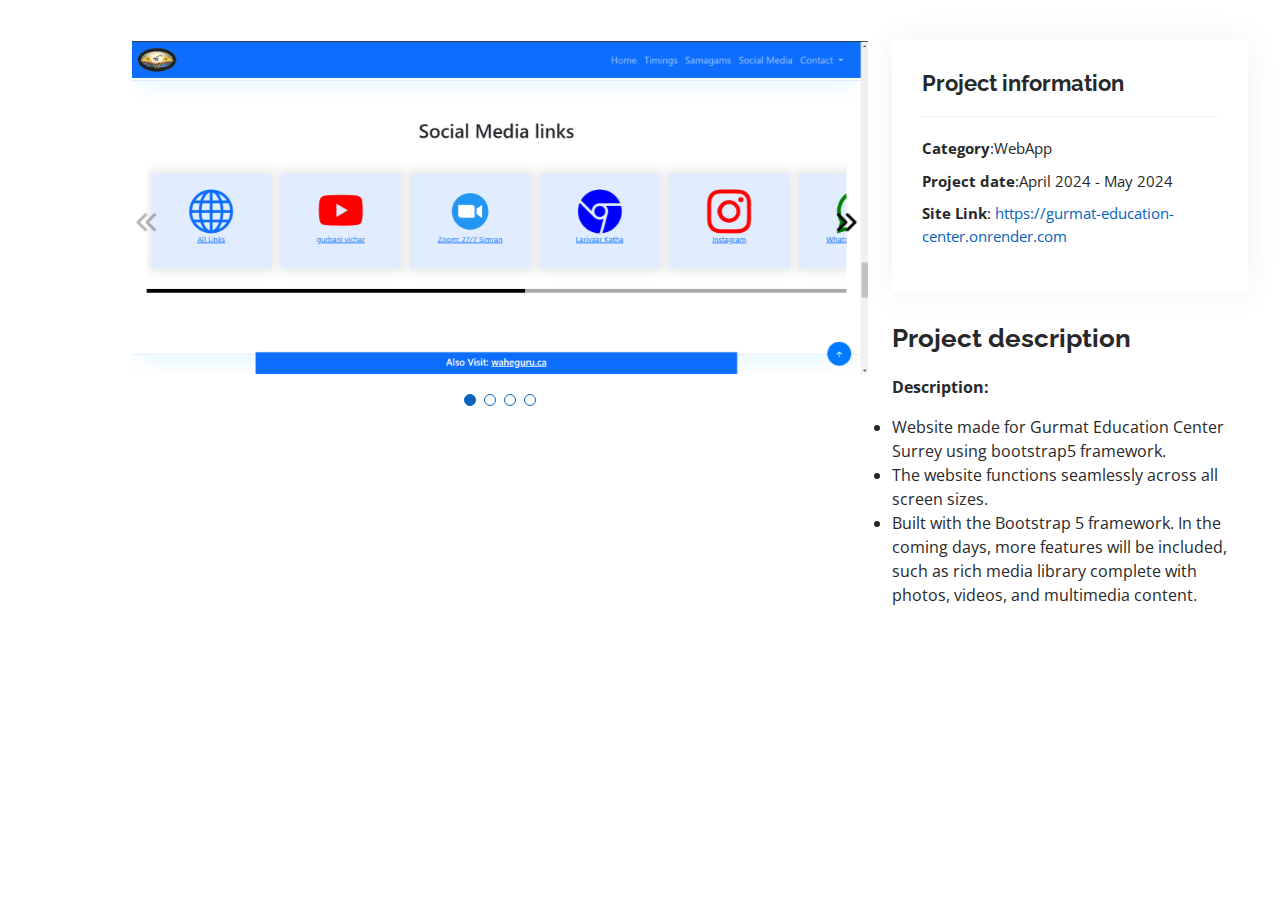
<file: portfolio-details-gec.html>
<!DOCTYPE html>
<html lang="en">

<head>
    <meta charset="utf-8">
    <meta content="width=device-width, initial-scale=1.0" name="viewport">

    <title>Project Details - Gurmat Education Center</title>
    <meta content="" name="description">
    <meta content="" name="keywords">

    <!-- Favicons -->
    <link href="assets/img/favicon.png" rel="icon">
    <link href="assets/img/apple-touch-icon.png" rel="apple-touch-icon">

    <!-- Google Fonts -->
    <link
        href="https://fonts.googleapis.com/css?family=Open+Sans:300,300i,400,400i,600,600i,700,700i|Raleway:300,300i,400,400i,500,500i,600,600i,700,700i|Poppins:300,300i,400,400i,500,500i,600,600i,700,700i"
        rel="stylesheet">

    <!-- Vendor CSS Files -->
    <link href="assets/vendor/aos/aos.css" rel="stylesheet">
    <link href="assets/vendor/bootstrap/css/bootstrap.min.css" rel="stylesheet">
    <link href="assets/vendor/bootstrap-icons/bootstrap-icons.css" rel="stylesheet">
    <link href="assets/vendor/boxicons/css/boxicons.min.css" rel="stylesheet">
    <link href="assets/vendor/glightbox/css/glightbox.min.css" rel="stylesheet">
    <link href="assets/vendor/swiper/swiper-bundle.min.css" rel="stylesheet">

    <!-- Template Main CSS File -->
    <link href="assets/css/style.css" rel="stylesheet">

    <!-- =======================================================
  * Template Name: MyResume
  * Template URL: https://bootstrapmade.com/free-html-bootstrap-template-my-resume/
  * Updated: Mar 17 2024 with Bootstrap v5.3.3
  * Author: BootstrapMade.com
  * License: https://bootstrapmade.com/license/
  ======================================================== -->
</head>

<body>

    <main id="main">

        <!-- ======= Portfolio Details Section ======= -->
        <section id="portfolio-details" class="portfolio-details">
            <div class="container">

                <div class="row gy-4">

                    <div class="col-lg-8">
                        <div class="portfolio-details-slider swiper">
                            <div class="swiper-wrapper align-items-center">
                                <div class="swiper-slide">
                                    <img src="assets/img/portfolio/details/portfolio-details-gec1.png" alt="">
                                </div>
                                <div class="swiper-slide">
                                    <img src="assets/img/portfolio/details/portfolio-details-gec2.png" alt="">
                                </div>
                                <div class="swiper-slide">
                                    <img src="assets/img/portfolio/details/portfolio-details-gec3.png" alt="">
                                </div>
                                <div class="swiper-slide">
                                    <img src="assets/img/portfolio/details/portfolio-details-gec4.png" alt="">
                                </div>
                            </div>
                            <div class="swiper-pagination"></div>
                        </div>
                    </div>

                    <div class="col-lg-4">
                        <div class="portfolio-info">
                            <h3>Project information</h3>
                            <ul>
                                <li><strong>Category</strong>:WebApp</li>
                                <!-- <li><strong>Client</strong>: ASU Company</li> -->
                                <li><strong>Project date</strong>:April 2024 - May 2024</li>
                                <li><strong>Site Link</strong>: <a target="_blank"
                                        href="https://gurmat-education-center.onrender.com/">https://gurmat-education-center.onrender.com</a>
                                </li>
                            </ul>
                        </div>
                        <div class="portfolio-description">
                            <h2>Project description</h2>
                            <p>
                                <b>Description:</b>
                                <li>Website made for Gurmat Education Center Surrey using bootstrap5 framework.</li>
                                <li>The website functions seamlessly across all screen sizes.</li>
                                <li>Built with the Bootstrap 5 framework. In the coming days, more features will be included, such as rich media library complete with photos, videos, and multimedia content.
                                </li>
                            </p>
                        </div>
                    </div>
                </div>

            </div>
        </section><!-- End Portfolio Details Section -->

    </main><!-- End #main -->

    <div id="preloader"></div>
    <a href="#" class="back-to-top d-flex align-items-center justify-content-center"><i
            class="bi bi-arrow-up-short"></i></a>

    <!-- Vendor JS Files -->
    <script src="assets/vendor/purecounter/purecounter_vanilla.js"></script>
    <script src="assets/vendor/aos/aos.js"></script>
    <script src="assets/vendor/bootstrap/js/bootstrap.bundle.min.js"></script>
    <script src="assets/vendor/glightbox/js/glightbox.min.js"></script>
    <script src="assets/vendor/isotope-layout/isotope.pkgd.min.js"></script>
    <script src="assets/vendor/swiper/swiper-bundle.min.js"></script>
    <script src="assets/vendor/typed.js/typed.umd.js"></script>
    <script src="assets/vendor/waypoints/noframework.waypoints.js"></script>
    <script src="assets/vendor/php-email-form/validate.js"></script>

    <!-- Template Main JS File -->
    <script src="assets/js/main.js"></script>

</body>

</html>
</file>
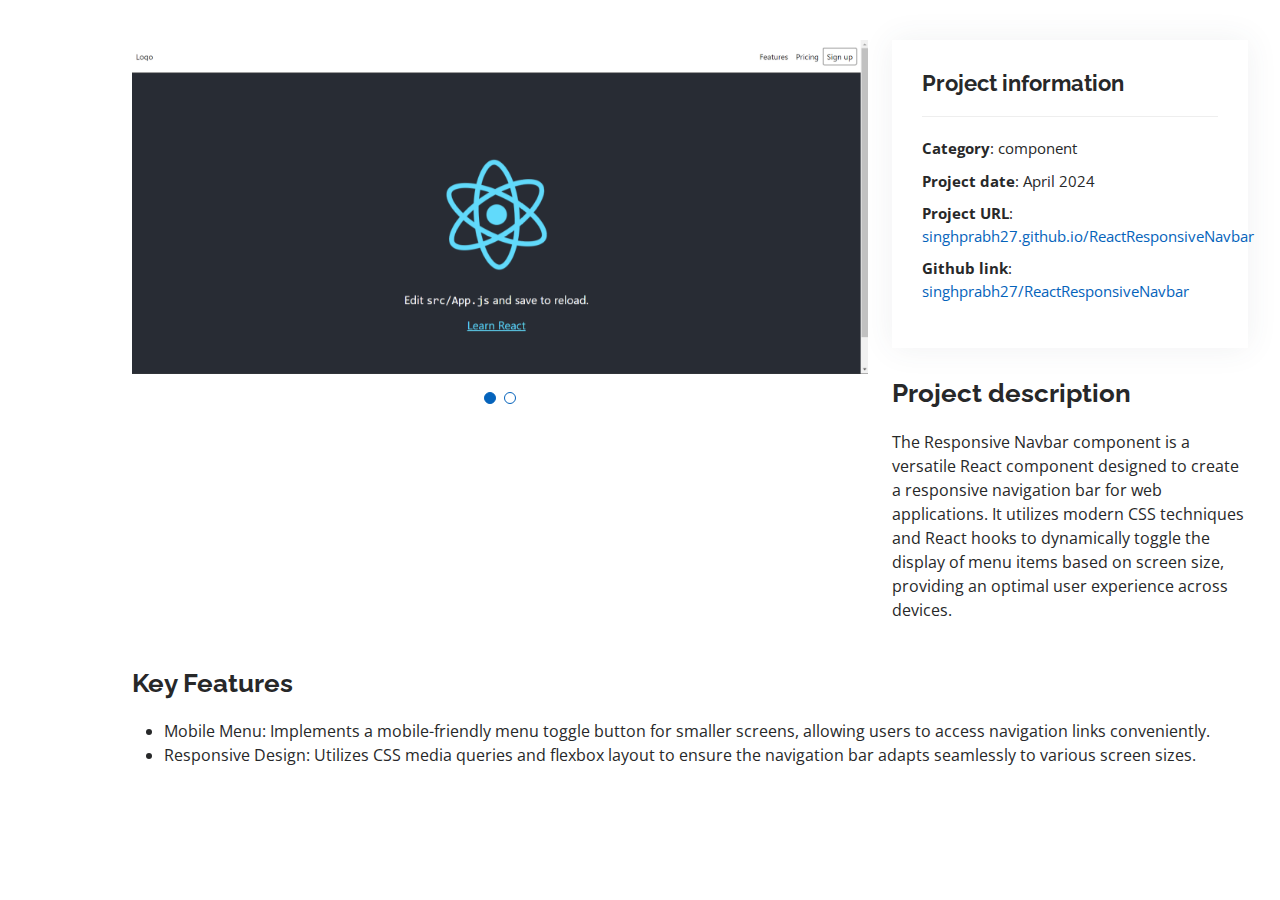
<file: portfolio-details-navbar.html>
<!DOCTYPE html>
<html lang="en">

<head>
    <meta charset="utf-8">
    <meta content="width=device-width, initial-scale=1.0" name="viewport">

    <title>Project Details - Nav bar</title>
    <meta content="" name="description">
    <meta content="" name="keywords">

    <!-- Favicons -->
    <link href="assets/img/favicon.png" rel="icon">
    <link href="assets/img/apple-touch-icon.png" rel="apple-touch-icon">

    <!-- Google Fonts -->
    <link
        href="https://fonts.googleapis.com/css?family=Open+Sans:300,300i,400,400i,600,600i,700,700i|Raleway:300,300i,400,400i,500,500i,600,600i,700,700i|Poppins:300,300i,400,400i,500,500i,600,600i,700,700i"
        rel="stylesheet">

    <!-- Vendor CSS Files -->
    <link href="assets/vendor/aos/aos.css" rel="stylesheet">
    <link href="assets/vendor/bootstrap/css/bootstrap.min.css" rel="stylesheet">
    <link href="assets/vendor/bootstrap-icons/bootstrap-icons.css" rel="stylesheet">
    <link href="assets/vendor/boxicons/css/boxicons.min.css" rel="stylesheet">
    <link href="assets/vendor/glightbox/css/glightbox.min.css" rel="stylesheet">
    <link href="assets/vendor/swiper/swiper-bundle.min.css" rel="stylesheet">

    <!-- Template Main CSS File -->
    <link href="assets/css/style.css" rel="stylesheet">

    <!-- =======================================================
  * Template Name: MyResume
  * Template URL: https://bootstrapmade.com/free-html-bootstrap-template-my-resume/
  * Updated: Mar 17 2024 with Bootstrap v5.3.3
  * Author: BootstrapMade.com
  * License: https://bootstrapmade.com/license/
  ======================================================== -->
</head>

<body>

    <main id="main">

        <!-- ======= Portfolio Details Section ======= -->
        <section id="portfolio-details" class="portfolio-details">
            <div class="container">

                <div class="row gy-4">

                    <div class="col-lg-8">
                        <div class="portfolio-details-slider swiper">
                            <div class="swiper-wrapper align-items-center">

                                <div class="swiper-slide">
                                    <img src="assets/img/portfolio/details/portfolio-details-nav1.png" alt="">
                                </div>

                                <div class="swiper-slide">
                                    <img src="assets/img/portfolio/details/portfolio-details-nav2.png" alt="">
                                </div>

                                <!-- <div class="swiper-slide">
                  <img src="assets/img/portfolio/details/portfolio-details-robots3.jpg" alt="">
                </div> -->

                            </div>
                            <div class="swiper-pagination"></div>
                        </div>

                    </div>

                    <div class="col-lg-4">
                        <div class="portfolio-info">
                            <h3>Project information</h3>
                            <ul>
                                <li><strong>Category</strong>: component</li>
                                <!-- <li><strong>Client</strong>: ASU Company</li> -->
                                <li><strong>Project date</strong>: April 2024</li>
                                <li><strong>Project URL</strong>: <a target="_blank"
                                        href="https://singhprabh27.github.io/ReactResponsiveNavbar">singhprabh27.github.io/ReactResponsiveNavbar</a>
                                </li>
                                <li><strong>Github link</strong>: <a target="_blank"
                                        href="https://github.com/singhprabh27/ReactResponsiveNavbar">singhprabh27/ReactResponsiveNavbar</a>
                                </li>
                            </ul>
                        </div>
                        <div class="portfolio-description">
                            <h2>Project description</h2>
                            <p>
                                The Responsive Navbar component is a versatile React component designed to create a
                                responsive navigation bar for web applications. It utilizes modern CSS techniques and
                                React hooks to dynamically toggle the display of menu items based on screen size,
                                providing an optimal user experience across devices.
                            </p>
                        </div>
                    </div>

                </div>
                <div class="row gy-4">
                    <div class="portfolio-description">
                        <h2>Key Features</h2>
                        <p>
                        <ul>
                            <li>Mobile Menu: Implements a mobile-friendly menu toggle button for smaller screens,
                                allowing users to access navigation links conveniently.</li>
                            <li>Responsive Design: Utilizes CSS media queries and flexbox layout to ensure the
                                navigation bar adapts seamlessly to various screen sizes.</li>
                        </ul>
                        </p>
                    </div>
                </div>
            </div>
            </div>
        </section><!-- End Portfolio Details Section -->

    </main><!-- End #main -->

    <div id="preloader"></div>
    <a href="#" class="back-to-top d-flex align-items-center justify-content-center"><i
            class="bi bi-arrow-up-short"></i></a>

    <!-- Vendor JS Files -->
    <script src="assets/vendor/purecounter/purecounter_vanilla.js"></script>
    <script src="assets/vendor/aos/aos.js"></script>
    <script src="assets/vendor/bootstrap/js/bootstrap.bundle.min.js"></script>
    <script src="assets/vendor/glightbox/js/glightbox.min.js"></script>
    <script src="assets/vendor/isotope-layout/isotope.pkgd.min.js"></script>
    <script src="assets/vendor/swiper/swiper-bundle.min.js"></script>
    <script src="assets/vendor/typed.js/typed.umd.js"></script>
    <script src="assets/vendor/waypoints/noframework.waypoints.js"></script>
    <script src="assets/vendor/php-email-form/validate.js"></script>

    <!-- Template Main JS File -->
    <script src="assets/js/main.js"></script>

</body>

</html>
</file>
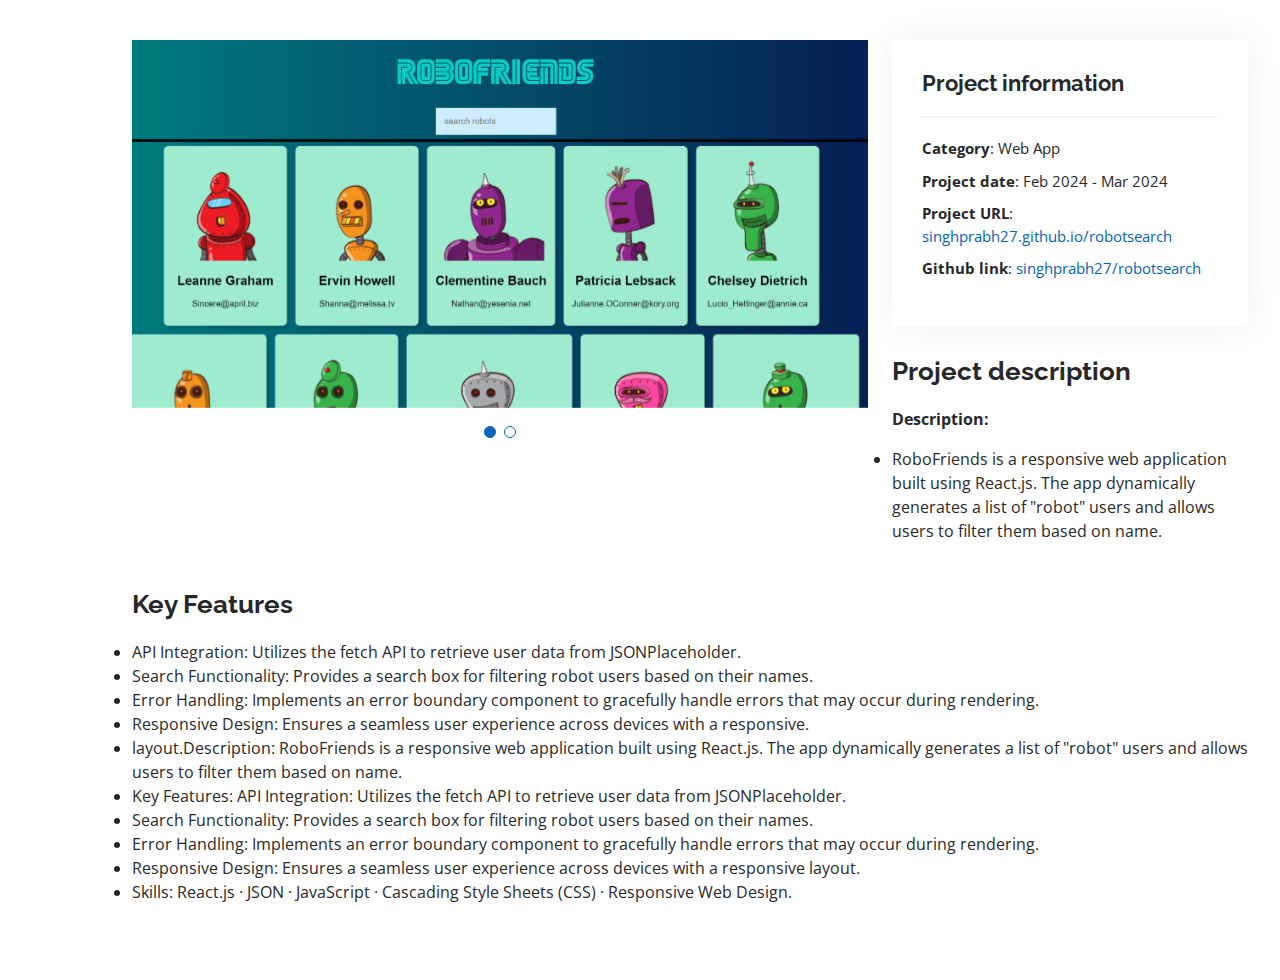
<file: portfolio-details-robot.html>
<!DOCTYPE html>
<html lang="en">

<head>
  <meta charset="utf-8">
  <meta content="width=device-width, initial-scale=1.0" name="viewport">

  <title>Project Details - Robot Friends</title>
  <meta content="" name="description">
  <meta content="" name="keywords">

  <!-- Favicons -->
  <link href="assets/img/favicon.png" rel="icon">
  <link href="assets/img/apple-touch-icon.png" rel="apple-touch-icon">

  <!-- Google Fonts -->
  <link
    href="https://fonts.googleapis.com/css?family=Open+Sans:300,300i,400,400i,600,600i,700,700i|Raleway:300,300i,400,400i,500,500i,600,600i,700,700i|Poppins:300,300i,400,400i,500,500i,600,600i,700,700i"
    rel="stylesheet">

  <!-- Vendor CSS Files -->
  <link href="assets/vendor/aos/aos.css" rel="stylesheet">
  <link href="assets/vendor/bootstrap/css/bootstrap.min.css" rel="stylesheet">
  <link href="assets/vendor/bootstrap-icons/bootstrap-icons.css" rel="stylesheet">
  <link href="assets/vendor/boxicons/css/boxicons.min.css" rel="stylesheet">
  <link href="assets/vendor/glightbox/css/glightbox.min.css" rel="stylesheet">
  <link href="assets/vendor/swiper/swiper-bundle.min.css" rel="stylesheet">

  <!-- Template Main CSS File -->
  <link href="assets/css/style.css" rel="stylesheet">

  <!-- =======================================================
  * Template Name: MyResume
  * Template URL: https://bootstrapmade.com/free-html-bootstrap-template-my-resume/
  * Updated: Mar 17 2024 with Bootstrap v5.3.3
  * Author: BootstrapMade.com
  * License: https://bootstrapmade.com/license/
  ======================================================== -->
</head>

<body>

  <main id="main">

    <!-- ======= Portfolio Details Section ======= -->
    <section id="portfolio-details" class="portfolio-details">
      <div class="container">

        <div class="row gy-4">

          <div class="col-lg-8">
            <div class="portfolio-details-slider swiper">
              <div class="swiper-wrapper align-items-center">

                <div class="swiper-slide">
                  <img src="assets/img/portfolio/details/portfolio-details-robots1.png" alt="">
                </div>

                <div class="swiper-slide">
                  <img src="assets/img/portfolio/details/portfolio-details-robots2.png" alt="">
                </div>

                <!-- <div class="swiper-slide">
                  <img src="assets/img/portfolio/details/portfolio-details-robots3.jpg" alt="">
                </div> -->

              </div>
              <div class="swiper-pagination"></div>
            </div>

          </div>

          <div class="col-lg-4">
            <div class="portfolio-info">
              <h3>Project information</h3>
              <ul>
                <li><strong>Category</strong>: Web App</li>
                <!-- <li><strong>Client</strong>: ASU Company</li> -->
                <li><strong>Project date</strong>: Feb 2024 - Mar 2024</li>
                <li><strong>Project URL</strong>: <a target="_blank"
                    href="https://singhprabh27.github.io/robotsearch">singhprabh27.github.io/robotsearch</a></li>
                <li><strong>Github link</strong>: <a target="_blank"
                    href="https://github.com/singhprabh27/robotsearch">singhprabh27/robotsearch</a></li>
              </ul>
            </div>
            <div class="portfolio-description">
              <h2>Project description</h2>
              <p>
                <b>Description:</b>
                <li>RoboFriends is a responsive web application built using React.js. The app dynamically generates a
                  list
                  of "robot" users and allows users to filter them based on name.
                </li>
              </p>
            </div>
          </div>

        </div>
        <div class="row gy-4">
          <div class="portfolio-description">
            <h2>Key Features</h2>
            <p>
              <li>API Integration: Utilizes the fetch API to retrieve user data from JSONPlaceholder.</li>
              <li>Search Functionality: Provides a search box for filtering robot users based on their names.</li>
              <li>Error Handling: Implements an error boundary component to gracefully handle errors that may occur
                during
                rendering.</li>
              <li>Responsive Design: Ensures a seamless user experience across devices with a responsive. </li>
              <li>layout.Description: RoboFriends is a responsive web application built using React.js. The app
                dynamically generates a list of "robot" users and allows users to filter them based on name. </li>
              <li>Key Features: API Integration: Utilizes the fetch API to retrieve user data from JSONPlaceholder.
              </li>
              <li>Search
                Functionality: Provides a search box for filtering robot users based on their names. </li>
              <li>Error Handling:
                Implements an error boundary component to gracefully handle errors that may occur during rendering.</li>
              <li>Responsive Design: Ensures a seamless user experience across devices with a responsive layout.</li>
              <li>Skills: React.js · JSON · JavaScript · Cascading Style Sheets (CSS) · Responsive Web Design.</li>
            </p>
          </div>
        </div>
      </div>
    </section><!-- End Portfolio Details Section -->

  </main><!-- End #main -->

  <div id="preloader"></div>
  <a href="#" class="back-to-top d-flex align-items-center justify-content-center"><i
      class="bi bi-arrow-up-short"></i></a>

  <!-- Vendor JS Files -->
  <script src="assets/vendor/purecounter/purecounter_vanilla.js"></script>
  <script src="assets/vendor/aos/aos.js"></script>
  <script src="assets/vendor/bootstrap/js/bootstrap.bundle.min.js"></script>
  <script src="assets/vendor/glightbox/js/glightbox.min.js"></script>
  <script src="assets/vendor/isotope-layout/isotope.pkgd.min.js"></script>
  <script src="assets/vendor/swiper/swiper-bundle.min.js"></script>
  <script src="assets/vendor/typed.js/typed.umd.js"></script>
  <script src="assets/vendor/waypoints/noframework.waypoints.js"></script>
  <script src="assets/vendor/php-email-form/validate.js"></script>

  <!-- Template Main JS File -->
  <script src="assets/js/main.js"></script>

</body>

</html>
</file>
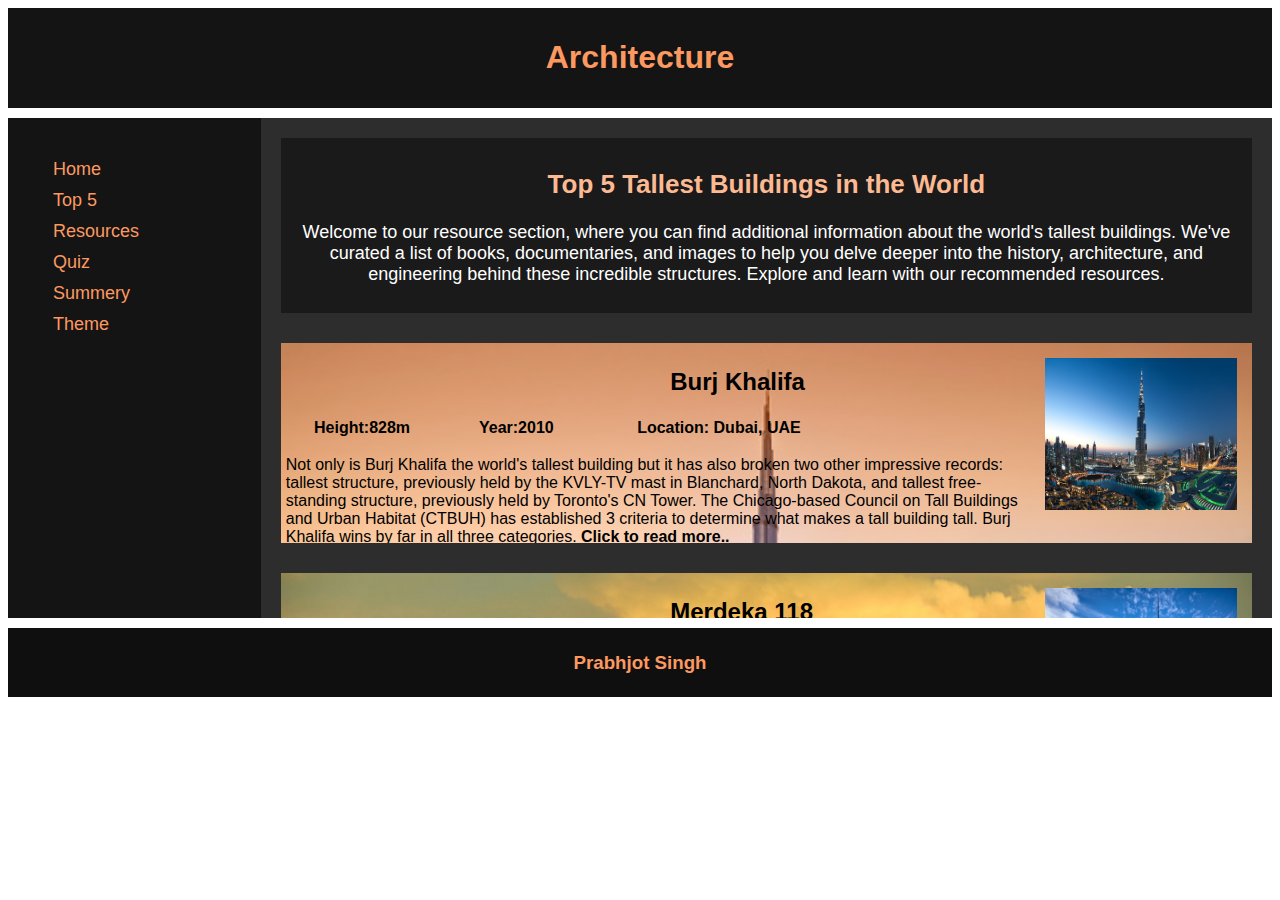
<file: projecttry.html>
<!DOCTYPE html>
<html lang="en">

<head>
  <meta charset="UTF-8">
  <meta http-equiv="X-UA-Compatible" content="IE=edge">
  <meta name="viewport" content="width=device-width, initial-scale=1.0">
  <title> Top5</title>
  <link rel="stylesheet" href="try.css">
  <script src="jquery-3.6.4.js"></script>
  <link rel="stylesheet" href="dropdown.css">
  <script src="dropdown.js"></script>
  <script src="themechange.js"></script>
</head>

<body id="body">
  <header class="header theme">
    <h1 class="heading1"> Architecture </h1>
  </header>
  <section class="row">
    <nav class="sidenav leftcolumn">
      <ul>
        <li> <a href="index.html">Home</a> </li>
        <li><a href="projecttry.html">Top 5</a></li>
        <li><a href="gallery.html">Resources</a></li>
        <li><a href="quiz.html">Quiz</a></li>
        <li><a href="summary.html">Summery</a></li>
        <li class="sidedrop"><a style="cursor: pointer;">Theme</a></li>
        <ul class="sidepannel">
          <li> <input type="radio" name="theme" id="theme1" checked>Original </li>
          <li> <input type="radio" name="theme" id="theme2">Theme2 </li>
        </ul>
      </ul>
    </nav>
    <section class="rightcolumn">
      <div class="tab_header">
        <h2 style="text-align: center;">Top 5 Tallest Buildings in the World</h2>
        <p>Welcome to our resource section, where you can find additional information about the world's tallest
          buildings. We've curated a list of books, documentaries, and images to help you delve deeper into the history,
          architecture, and engineering behind these incredible structures. Explore and learn with our recommended
          resources.</p>
      </div>
      <!--card1-->
      <div class="card pannel1">
        <img class="img img1" <img src="images1/burjkhalifa.jpg" alt="img1" ;>
        <h2> Burj Khalifa</h2>
        <table>
          <tr>
            <th>Height:828m</th>
            <th>Year:2010</th>
            <th>Location: Dubai, UAE</th>
          </tr>
        </table>
        <p>Not only is Burj Khalifa the world's tallest building but it has also broken two other impressive records:
          tallest structure, previously held by the KVLY-TV mast in Blanchard, North Dakota, and tallest free-standing
          structure, previously held by Toronto's CN Tower. The Chicago-based Council on Tall Buildings and Urban
          Habitat (CTBUH) has established 3 criteria to determine what makes a tall building tall. Burj Khalifa wins by
          far in all three categories. <span class="readmore">Click to read more..</span></p>
      </div>
      <!--flip1-->
      <div class="flip1 flip">
        <h3>Background</h3>
        <p>Also known as the Burj Dubai prior to its inauguration in 2010, is a skyscraper in Dubai, United Arab
          Emirates. It is known for being the world's tallest building. With a total height of 829.8 m (2,722 ft, or
          just over half a mile) and a roof height (excluding antenna, but including a 242.6 m spire[2]) of 828 m (2,717
          ft), the Burj Khalifa has been the tallest structure and building in the world since its topping out in 2009,
          supplanting Taipei 101, the previous holder of that status.[3][4]

          Construction of the Burj Khalifa began in 2004, with the exterior completed five years later in 2009. The
          primary structure is reinforced concrete and some of the structural steel for the building originated from the
          Palace of the Republic in East Berlin, the former East German parliament.[5] The building was opened in 2010
          as part of a new development called Downtown Dubai. It was designed to be the centerpiece of large-scale,
          mixed-use development. The decision to construct the building was based on the government's decision to
          diversify from an oil-based economy, and for Dubai to gain international recognition.[citation needed] The
          building is named in honor of the former president of the United Arab Emirates, Khalifa bin Zayed Al
          Nahyan.[6] Abu Dhabi and the UAE government lent Dubai money to pay its debts. The building broke numerous
          height records, including its designation as the tallest building in the world.Learn more at <a
            href="https://en.wikipedia.org/wiki/Burj_Khalifa" target="_blank">wikipedia</a>
        </p>
      </div>
      <!--card2-->
      <div class="card pannel2">
        <img class="img img2" src="images1/merdeka114.webp" alt="img2" ;>
        <h2> Merdeka 118</h2>
        <table>
          <tr>
            <th>Height:678.9m</th>
            <th>Year:2023</th>
            <th>Location: Kuala Lumpur, Malaysia</th>
          </tr>
        </table>
        <p>It is the tallest building in Malaysia and Southeast Asia. It surpassed the 453.6 m (1,488 ft) Exchange 106
          to become the tallest building in Malaysia and surpassed the 461.2 m (1,513 ft) Landmark 81 to become the
          tallest building in Southeast Asia, taking these titles by virtue of its 160 m (520 ft) tall spire.[12] The
          building will also be the first in Malaysia to receive a triple platinum rating from worldwide sustainability
          certifications, including Leadership in Energy and Environmental Design (LEED).[12] <span
            class="readmore">Click to read more..</span></p>
      </div>
      <!--flip2-->

      <div class="flip2 flip">
        <h3>Background</h3>
        <p>The Merdeka 118 (the whole precinct's) development is a 19-acre land funded by Permodalan Nasional Berhad
          (PNB),[13][14] with a budget of RM5 billion (US$1.21 billion).[15] When completed in 2023,[16] the tower will
          be the tallest building in Malaysia. It is planned to be constructed in three phases and will consist of
          400,000 square metres (4,300,000 square feet) of residential, hotel and commercial space.[17]<a
            href="https://en.wikipedia.org/wiki/Merdeka_118" target="_blank">wikipedia</a></p>
        <h3>Design</h3>
        <p>
          The building is designed with a mixture of diamond-shaped glass facades to signify the diversity of
          Malaysians. The design was made to resemble and inspired by Tunku Abdul Rahman's outstretched hand gesture
          while chanting "Merdeka!",[24] when he proclaimed the independence of Malaysia on 31 August 1957. The
          building's cladding will comprise 18,144 panels, 114,000 square-meter of glass, and 1,600 tonnes of window
          frame extrusions. It will contain the 118 Mall, Grade-A offices, hotels, and residential areas. The structural
          engineers are Leslie E. Robertson Associates and Robert Bird Group while the civil and structural engineer of
          record for this tower is Arup.[25][26] The building will be equipped and illuminated at night with 8.4 km of
          LED light strips which would gradually move from one corner to another.[27] The Neapoli Group, an
          environmental design and engineering firm, was employed to provide consultancy services towards achieving
          platinum rating with three Green Building certification bodies: Leadership in Energy and Environmental Design
          (LEED), Green Building Index and GreenRE.[28] <a href="https://en.wikipedia.org/wiki/Merdeka_118"
            target="_blank">wikipedia</a>
        </p>
      </div>
      <!--card3-->
      <div class="card pannel3">
        <img class="img img3" src="images1/shanghaitower.jpg" alt="img3" ;>
        <h2>Shanghai Tower </h2>
        <table>
          <tr>
            <th>Height:632m</th>
            <th>Year:2015</th>
            <th>Location: Shanghai, China</th>
          </tr>
        </table>
        <p>Designed by international design firm Gensler and owned by the Shanghai Municipal Government,[2] it is the
          tallest of the world's first triple-adjacent supertall buildings in Pudong, the other two being the Jin Mao
          Tower and the Shanghai World Financial Center. Its tiered construction, designed for high energy efficiency,
          provides nine separate zones divided between office, retail and leisure use.<span class="readmore">Click to
            read more..</span></p>
      </div>
      <!--flip3-->

      <div class="flip3 flip">
        <h3>Background</h3>
        <p>The Merdeka 118 (the whole precinct's) development is a 19-acre land funded by Permodalan Nasional Berhad
          (PNB),[13][14] with a budget of RM5 billion (US$1.21 billion).[15] When completed in 2023,[16] the tower will
          be the tallest building in Malaysia. It is planned to be constructed in three phases and will consist of
          400,000 square metres (4,300,000 square feet) of residential, hotel and commercial space.[17]</p>
        <h3>Design</h3>
        <p>The Shanghai Tower was designed by the American architectural firm Gensler, with Shanghainese architect Jun
          Xia leading the design team.[48][49]

          The tower takes the form of nine cylindrical buildings stacked atop each other that total 128 floors, all
          enclosed by the inner layer of the glass facade.[5] Between that and the outer layer, which twists as it
          rises, nine indoor zones provide public space for visitors.[5][50] Each of these nine areas has its own
          atrium, featuring gardens, cafés, restaurants and retail space, and providing panoramic views of the
          city.[51]<a href="https://en.wikipedia.org/wiki/Shanghai_Tower" target="_blank">wikipedia</a></p>
      </div>
      <!--card4-->
      <div class="card pannel4">
        <img class="img img4" src="images1/clocktower4.webp" alt="img4" ;>
        <h2> Abraj Al-Bait Clock Tower</h2>
        <table>
          <tr>
            <th>Height:601m</th>
            <th>Year:2012</th>
            <th>Location: Mecca, Saudi Arabia</th>
          </tr>
        </table>
        <p>LThe building complex is 300 metres away from the world's largest mosque and Islam's most sacred site, the
          Great Mosque of Mecca.[6] The developer and contractor of the complex is the Saudi Binladin Group, the
          Kingdom's largest construction company.[4] It is the world's second most expensive building, with the total
          cost of construction totalling US$15 billion.<span class="readmore">Click to
            read more..</span></p>
      </div>
      <!--flip4-->

      <div class="flip4 flip">
        <h3>Design</h3>
        <p>The building is topped by a four-faced clock, visible from 25 kilometres (16 miles) away. The clock is the
          highest in the world at over 400 m (1,300 ft) above the ground, surpassing the Allen-Bradley clock tower in
          Milwaukee. The clock faces are the largest in the world, surpassing the Cevahir Mall clock in Istanbul.</p>
        <h3>Clock</h3>
        <p>
          The project uses clock faces for each side of the main hotel tower. The total height of the clock is (187 ft),
          just below the media displays under the clock faces. At 43 × 43 , these are the largest in the world. The roof
          of the clock is 1988 ft (606 m) above the ground, making it the world's most elevated architectural clock. A
          spire has been added on top of the clock giving it a total height of 640 m 2099 ft . Behind the clock faces,
          there is an astronomy exhibition.<a href="https://en.wikipedia.org/wiki/Abraj_Al_Bait"
            target="_blank">wikipedia</a>
        </p>

      </div>
      <!--card5-->
      <div class="card pannel5">
        <img class="img img5" src="/images1/financecenter.jpg" alt="img5" ;>
        <h2>Ping An International Finance Centre</h2>
        <table>
          <tr>
            <th>Height:599.1m</th>
            <th>Year:2017</th>
            <th>Location: Shenzhen, China</th>
          </tr>
        </table>
        <p>It was completed in 2017,[1] becoming the tallest building in Shenzhen, the 2nd tallest building in China and
          the 5th tallest building in the world.[9][4] It also broke the record of having the highest observation deck
          in a building at 562 m (1,844 ft).[2] It is the second largest skyscraper in the world by floor area after
          Azabudai Hills Main Tower in Tokyo, Japan.<span class="readmore">Click to
            read more..</span></p>
      </div>
      <!--flip5-->
      <div class="flip5 flip">
        <h3>Background</h3>
        <p>The building is located within the Central Business District of Shenzhen in Futian. Its 18,931 square meter
          lot was purchased by Ping An Group via auction at a price of 1.6568 billion RMB on 6 November 2007. Design of
          the building began in 2008 with Kohn Pedersen Fox Associates providing the architectural design and Thornton
          Tomasetti providing structural design.[4] Its foundation stone was laid on 29 August 2009, and construction
          started in November the same year. China Construction First Building Group was hired as the general contractor
          to construct the building.[4]</p>
        <h3>Design</h3>
        <p>The building contains office, hotel and retail spaces, a conference center, and a high-end shopping mall. An
          observation deck named Free Sky is located on floor 116.[13] As its name suggests, it is also the headquarters
          of Ping An Insurance. The design of the building is meant to be unique and elegant, and to represent the
          history and achievements of the main tenant. A stainless-steel facade that weighs approximately 1,700 metric
          tons provides a modern design to the building.[4]<a
            href="https://en.wikipedia.org/wiki/Ping_An_International_Finance_Centre " target="_blank">wikipedia</a></p>
      </div>
    </section>
  </section>

  <footer class="footer">
    <h3> footer</h3>
  </footer>
</body>

</html>
</file>
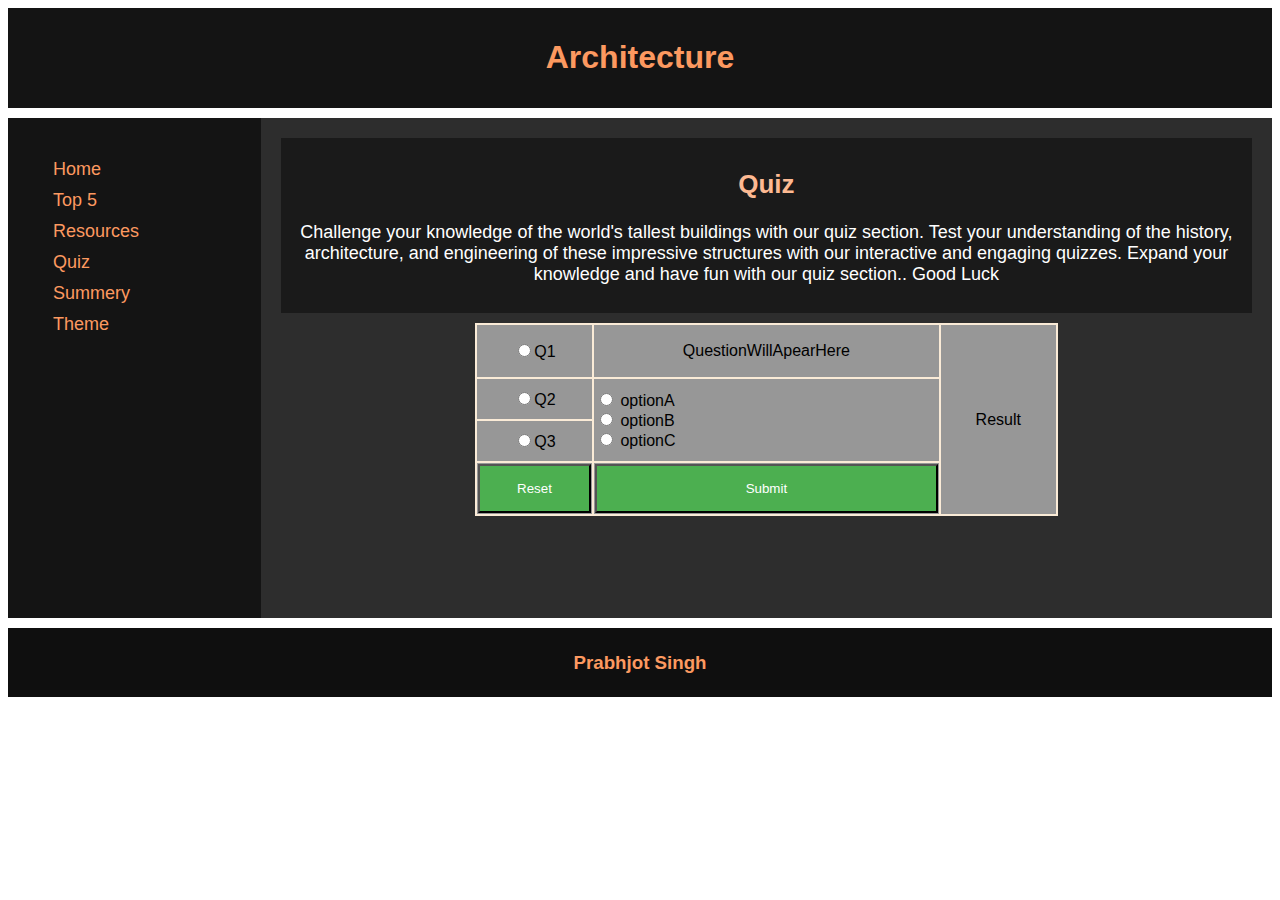
<file: quiz.html>
<!DOCTYPE html>
<html lang="en">

<head>
    <meta charset="UTF-8">
    <meta http-equiv="X-UA-Compatible" content="IE=edge">
    <meta name="viewport" content="width=device-width, initial-scale=1.0">
    <title> Quiz</title>
    <link rel="stylesheet" href="try.css">
    <script src="jquery-3.6.4.js"></script>
    <script src="dropdown.js"></script>
    <script src="themechange.js"></script>
    <script src="quizdraft.js"></script>
    <link rel="stylesheet" href="quiz.css">
</head>

<body id="body">
    <header class="header theme">
        <h1 class="heading1"> Architecture </h1>
    </header>
    <section class="row">

        <nav class="sidenav leftcolumn">
            <ul>
                <li> <a href="index.html">Home</a> </li>
                <li><a href="projecttry.html">Top 5</a></li>
                <li><a href="gallery.html">Resources</a></li>
                <li><a href="quiz.html">Quiz</a></li>
                <li><a href="summary.html">Summery</a></li>
                <li class="sidedrop"><a style="cursor: pointer;">Theme</a></li>
                <ul class="sidepannel">
                    <li> <input type="radio" name="theme" id="theme1" checked>Original </li>
                    <li> <input type="radio" name="theme" id="theme2">Theme2 </li>
                </ul>
            </ul>
        </nav>
        <section class="rightcolumn">
            <div class="tab_header">
                <h2 style="text-align: center;">Quiz</h2>
                <p>Challenge your knowledge of the world's tallest buildings with our quiz section. Test your understanding of the history, architecture, and engineering of these impressive structures with our interactive and engaging quizzes. Expand your knowledge and have fun with our quiz section.. Good Luck</p>
            </div>
            <section class="quiz_grid" style="text-align:center">
                <table id="quiz_container">
                    <!--  row1-->
                    <tr class="row1">
                        <td class="col1"><input type="radio" name="qnum" id="q1" onclick="select_q(1)">Q1</td>
                        <!--  images-->
                        <!--  column2-->

                        <td rowspan="1" class="col2">
                            <p id="disp">QuestionWillApearHere</p>

                        </td>
                        <td rowspan="4" class="col3">
                            <p id="compdisp">Result</p>
                        </td>
                    </tr>
                    <!--  row2-->
                    <tr class="row2">
                        <td class="col1"><input type="radio" name="qnum" id="q2" onclick="select_q(2)">Q2
                        </td>
                        <td rowspan="2" class="col2" style="text-align: left;">
                            <input type="radio" name="user_ans" id="a" value=""></input>
                            <label for="a" id="a_text">optionA</label>
                            <br>
                            <input type="radio" name="user_ans" id="b" value=""></input>
                            <label for="b" id="b_text">optionB</label>
                            <br>
                            <input type="radio" name="user_ans" id="c" value=""> </input>
                            <label for="c" id="c_text">optionC</label>
                        </td>
                    </tr>

                    <!--  row3-->

                    <tr class="row3">
                        <td class="col1"><input type="radio" name="qnum" id="q3" onclick="select_q(3)">Q3</td>
                    </tr>
                    <!--  row4-->

                    <tr>
                        <td class="col1"><input id="resetbt" type="button" value="Reset" onclick="resett()"></td>
                        <td><input id="submitbt" type="button" value="Submit" onclick="display()">
                        </td>
                    </tr>
                </table>
            </section>
        </section>
    </section>

    <footer class="footer">
        <h3> footer</h3>
    </footer>
</body>

</html>
</file>
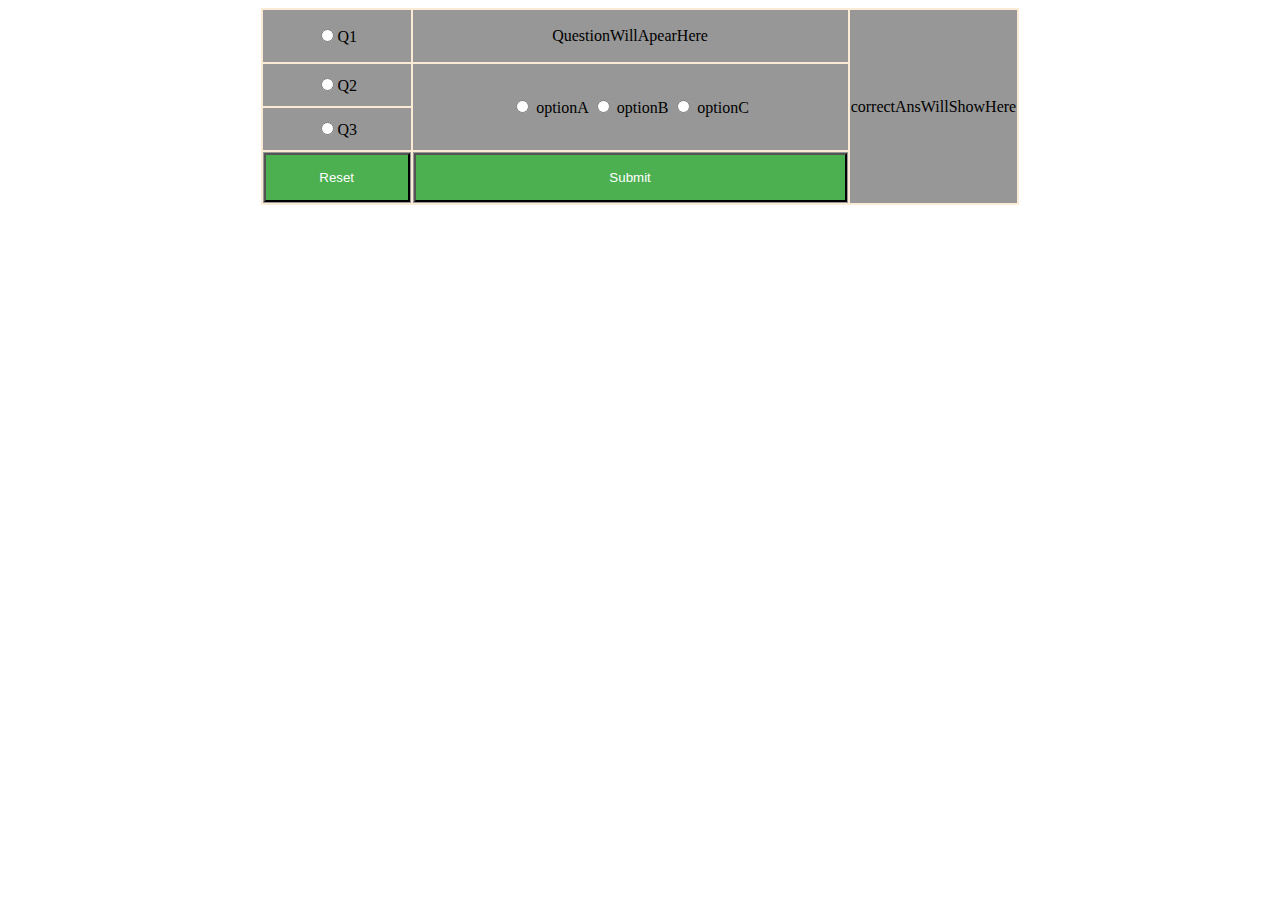
<file: quizdraft.html>
<!DOCTYPE html>
<html lang="en">

<head>
    <meta charset="UTF-8">
    <meta http-equiv="X-UA-Compatible" content="IE=edge">
    <meta name="viewport" content="width=device-width, initial-scale=1.0">
    <title>quiz</title>
    <script src="jquery-3.6.4.js"></script>
    <script src="quizdraft.js"></script>
    <link rel="stylesheet" href="quiz.css">
</head>

<body>
    <table id="quiz_container">
        <!--  row1-->
        <tr class="row1">
            <td class="col1"><input type="radio" name="qnum" id="q1" onclick="select_q(1)">Q1</td>
            <!--  images-->
            <!--  column2-->

            <td  rowspan="1" class="col2">
                <p id="disp">QuestionWillApearHere</p>

            </td>
            <td rowspan="4" class="col3">
                <p id="compdisp">correctAnsWillShowHere</p>
            </td>
        </tr>
        <!--  row2-->
        <tr class="row2">
            <td class="col1"><input type="radio" name="qnum" id="q2" onclick="select_q(2)">Q2
            </td>
            <td rowspan="2" class="col2">
                <input type="radio" name="user_ans" id="a" value=""></input>
                <label for="a" id="a_text">optionA</label>
                <input type="radio" name="user_ans" id="b" value=""></input>
                <label for="b" id="b_text">optionB</label>
                <input type="radio" name="user_ans" id="c" value=""> </input>
                <label for="c" id="c_text">optionC</label>
            </td>
        </tr>

        <!--  row3-->

        <tr class="row3">
            <td class="col1"><input type="radio" name="qnum" id="q3" onclick="select_q(3)">Q3</td>
        </tr>
        <!--  row4-->

        <tr>
            <td class="col1"><input id="resetbt" type="button" value="Reset" onclick="resett()"></td>
            <td><input id="submitbt" type="button" value="Submit" onclick="display()">
            </td>
        </tr>
    </table>
</body>

</html>
</file>
<file: try.css>
* {
    box-sizing: border-box;
}

body {
    background-color: #ffffff;
font-family: 'Gill Sans', 'Gill Sans MT', Calibri, 'Trebuchet MS', sans-serif;
}

.theme2 {
    background-color: #ffffff;
}

/*    background-color: #00ccff;
        color: #fc9960;
 */
.header {
    padding: 10px;
    text-align: center;
    color: #fc9960;
    margin-bottom: 10px;
    background-image: url('');
    background-color: #000000eb;
    background-repeat: no-repeat;
    background-position: bottom;
    background-attachment: scroll;
    background-size: cover;
}

.sidenav {
    float: left;
    width: 20%;
    background-color: #000000eb;
    padding: 20px;
    height: 500px;
}


nav ul {
    list-style-type: none;
    padding: 0;
}

nav ul li a {
    text-decoration: none;
    margin: 20px;
    color: #fc9960;

}

nav a:hover {
    text-decoration: underline;
    color: #ffffff;
}

nav ul li:hover {
    text-decoration: underline;
    background-color: #88888889;
}

nav li {
    padding: 5px;
    font-size: 18px;
}

.card table {
    width: 60%;
}

.card th {
    text-align: center;
    padding-right: 20px;
}

.readmore {
    cursor: pointer;
    font-weight: bold;
}

.rightcolumn {
    float: left;
    padding: 20px;
    width: 80%;
    background-color: #000000d2;
    overflow: auto;
    height: 500px;
}

/* image */
.img {
    float: right;
    padding: px;
    margin: 10px;
    height: 80%;
    width: 20%;
    overflow: hidden;
}

/* Add a card effect for articles */
.card {
    background-color: white;
    padding: 5px;
    margin-top: 30px;
    height: 200px;
    overflow: hidden;
}

.flip1,
.flip2,
.flip3,
.flip4,
.flip5 {
    height: 400px;
    overflow: auto;
    margin-bottom: 30px;
    background-color: #aaa;
}

.flip1,
.flip2,
.flip3,
.flip4,
.flip5 {
    background-repeat: no-repeat;
    background-position: center;
    background-attachment: scroll;
    background-size: cover;
}

.pannel1,
.pannel2,
.pannel3,
.pannel4,
.pannel5 {
    background-repeat: no-repeat;
    background-position: top;
    background-attachment: scroll;
    background-size: cover;
}





.flip1 {
    background-image: url('images1/burjkhalifa2.jpg');
}

.pannel1 {
    background-image: url('images1/burjkhalifa2.jpg');
}

.flip2 {
    background-image: url('images1/merdeka2.jpg');
}

.pannel2 {
    background-image: url('images1/merdeka2.jpg');
}

.flip3 {
    background-image: url('images1/shanghai2.jpg');
}

.pannel3 {
    background-image: url('images1/shanghai2.jpg');
}

.flip4 {
    background-image: url('images1/clocktower3.jpg');
}

.pannel4 {
    background-image: url('images1/clocktower3.jpg');
}

.flip5 {
    background-image: url('images1/finance2.webp');
}

.pannel5 {
    background-image: url('images1/finance2.webp');
}

.card h2 {
    margin-left: 40%;
    cursor: pointer;
}

.tab_header {
    text-align: center;
    padding: 10px;
    margin-bottom: 10px;
    background-color: #0000006b;
    color: white;
    width: 100%;
    font-size: 18px;
    font-family: 'Gill Sans', 'Gill Sans MT', Calibri, 'Trebuchet MS', sans-serif;
}

.tab_header h2{
    font-size: 26px;
    color: #fdb992;

}
/* Clear floats after the columns */
.clearfix.clearfix::after {
    content: "";
    clear: both;
    display: table;
}

.row::after {
    content: "";
    display: table;
    clear: both;
}

/* Footer */
.footer {
    background-color: #000000f0;
    padding: 5px;
    text-align: center;
    color: #fc9960;
    margin-top: 10px;
}

.flip p {
    padding: 5px;
    display: block;
    background-color: #ffffffa1;
}

@media (max-width: 650px) {

    .sidenav,
    .rightcolumn {
        width: 100%;
        height: auto;
    }
}

/* side nav dropdown pannel*/
.sidepannel {
    background-color: #b9b9b989;
    display: none;
    overflow: hidden;
    height: fit-content;
}

input[type=radio] {
    accent-color: blue;
}

/*secondary_heading*/
.sec_heading{
    margin: 10px;
    text-align: center;
    padding: 10px;
    background-color: #0000006b;
    color: white;
    width: 100%;
}
</file>
<file: dropdown.css>
.flip1,
.flip2,
.flip3,
.flip4,.flip5 {
    display: none;
    
}

.pannel1,
.pannel2,
.pannel3,
.pannel4,.pannel5 {
    transition: transform .2s;
}

.pannel1:hover,
.pannel2:hover,
.pannel3:hover,
.pannel4:hover,.pannel5:hover {
    transform: scale(102%);
    cursor: pointer;

}
</file>
<file: quiz.css>
/*quiz*/


#quiz_container {
    width: 60%;
    margin-left: auto;
    margin-right: auto;
    background-color: antiquewhite;
}

#quiz_container td {
    text-align: center;
    overflow: auto;
    background-color: #979797;
}


.col1 {
    width: 20%;
    height: 40px;
}

.col2 {
    width: 60%;
    height: 40px;

}

.col3 {
    width: 20%;
    height: 40px;

}

/* quiz_buttons*/
#submitbt,
#resetbt {
    text-align: center;
    width: 100%;
    background-color: #4CAF50;
    color: white;
    padding: 15px 32px;
}

#submitbt:hover,
#resetbt:hover {

    background-color: white;
    color: black;
    border: 2px solid #4CAF50;
}
</file>
<file: assets/css/style.css>
/**
* Template Name: MyResume
* Template URL: https://bootstrapmade.com/free-html-bootstrap-template-my-resume/
* Updated: Mar 17 2024 with Bootstrap v5.3.3
* Author: BootstrapMade.com
* License: https://bootstrapmade.com/license/
*/

/*--------------------------------------------------------------
# General
--------------------------------------------------------------*/
body {
  font-family: "Open Sans", sans-serif;
  color: #272829;
}

a {
  color: #0563bb;
  text-decoration: none;
}

a:hover {
  color: #067ded;
  text-decoration: none;
}

h1,
h2,
h3,
h4,
h5,
h6 {
  font-family: "Raleway", sans-serif;
}

/*--------------------------------------------------------------
# Back to top button
--------------------------------------------------------------*/
.back-to-top {
  position: fixed;
  visibility: hidden;
  opacity: 0;
  right: 15px;
  bottom: 15px;
  z-index: 996;
  background: #0563bb;
  width: 40px;
  height: 40px;
  border-radius: 50px;
  transition: all 0.4s;
}

.back-to-top i {
  font-size: 28px;
  color: #fff;
  line-height: 0;
}

.back-to-top:hover {
  background: #0678e3;
  color: #fff;
}

.back-to-top.active {
  visibility: visible;
  opacity: 1;
}

/*--------------------------------------------------------------
# Preloader
--------------------------------------------------------------*/
#preloader {
  position: fixed;
  top: 0;
  left: 0;
  right: 0;
  bottom: 0;
  z-index: 9999;
  overflow: hidden;
  background: #fff;
}

#preloader:before {
  content: "";
  position: fixed;
  top: calc(50% - 30px);
  left: calc(50% - 30px);
  border: 6px solid #0563bb;
  border-top-color: #fff;
  border-bottom-color: #fff;
  border-radius: 50%;
  width: 60px;
  height: 60px;
  animation: animate-preloader 1s linear infinite;
}

@keyframes animate-preloader {
  0% {
    transform: rotate(0deg);
  }

  100% {
    transform: rotate(360deg);
  }
}

/*--------------------------------------------------------------
# Disable aos animation delay on mobile devices
--------------------------------------------------------------*/
@media screen and (max-width: 768px) {
  [data-aos-delay] {
    transition-delay: 0 !important;
  }
}

/*--------------------------------------------------------------
# Header
--------------------------------------------------------------*/
#header {
  position: fixed;
  top: 0;
  left: 0;
  bottom: 0;
  z-index: 9997;
  transition: all 0.5s;
  padding: 15px;
  overflow-y: auto;
}

@media (max-width: 991px) {
  #header {
    width: 300px;
    background: #fff;
    border-right: 1px solid #e6e9ec;
    left: -300px;
  }
}

@media (min-width: 991px) {
  #main {
    margin-left: 100px;
  }
}

/*--------------------------------------------------------------
# Navigation Menu
--------------------------------------------------------------*/
/**
* Desktop Navigation 
*/
.nav-menu {
  padding: 0;
  display: block;
}

.nav-menu * {
  margin: 0;
  padding: 0;
  list-style: none;
}

.nav-menu>ul>li {
  position: relative;
  white-space: nowrap;
}

.nav-menu a,
.nav-menu a:focus {
  display: flex;
  align-items: center;
  color: #45505b;
  padding: 10px 18px;
  margin-bottom: 8px;
  transition: 0.3s;
  font-size: 15px;
  border-radius: 50px;
  background: #f2f3f5;
  height: 56px;
  width: 100%;
  overflow: hidden;
  transition: 0.3s;
}

.nav-menu a i,
.nav-menu a:focus i {
  font-size: 20px;
}

.nav-menu a span,
.nav-menu a:focus span {
  padding: 0 5px 0 7px;
  color: #45505b;
}

@media (min-width: 992px) {

  .nav-menu a,
  .nav-menu a:focus {
    width: 56px;
  }

  .nav-menu a span,
  .nav-menu a:focus span {
    display: none;
    color: #fff;
  }
}

.nav-menu a:hover,
.nav-menu .active,
.nav-menu .active:focus,
.nav-menu li:hover>a {
  color: #fff;
  background: #0563bb;
}

.nav-menu a:hover span,
.nav-menu .active span,
.nav-menu .active:focus span,
.nav-menu li:hover>a span {
  color: #fff;
}

.nav-menu a:hover,
.nav-menu li:hover>a {
  width: 100%;
  color: #fff;
}

.nav-menu a:hover span,
.nav-menu li:hover>a span {
  display: block;
}

/**
* Mobile Navigation 
*/
.mobile-nav-toggle {
  position: fixed;
  right: 10px;
  top: 10px;
  z-index: 9998;
  border: 0;
  background: none;
  font-size: 28px;
  transition: all 0.4s;
  outline: none !important;
  line-height: 0;
  cursor: pointer;
  border-radius: 50px;
  padding: 5px;
}

.mobile-nav-toggle i {
  color: #45505b;
}

.mobile-nav-active {
  overflow: hidden;
}

.mobile-nav-active #header {
  left: 0;
}

.mobile-nav-active .mobile-nav-toggle {
  color: #fff;
  background-color: #0563bb;
}

/*--------------------------------------------------------------
# Hero Section
--------------------------------------------------------------*/
#hero {
  width: 100%;
  height: 100vh;
  background: url("../img/hero-bg.jpg") top right no-repeat;
  background-size: cover;
  position: relative;
}

@media (min-width: 992px) {
  #hero {
    padding-left: 160px;
    background: url("../img/hero-bg2.jpg") no-repeat;
  }
}

#hero:before {
  content: "";
  background: rgba(255, 255, 255, 0.8);
  position: absolute;
  bottom: 0;
  top: 0;
  left: 0;
  right: 0;
}

#hero h1 {
  margin: 0;
  font-size: 64px;
  font-weight: 700;
  line-height: 56px;
  color: #45505b;
}

#hero p {
  color: #45505b;
  margin: 15px 0 0 0;
  font-size: 26px;
  font-family: "Poppins", sans-serif;
}

#hero p span {
  color: #0563bb;
  letter-spacing: 1px;
}

#hero .social-links {
  margin-top: 30px;
}

#hero .social-links a {
  font-size: 24px;
  display: inline-block;
  color: #45505b;
  line-height: 1;
  margin-right: 20px;
  transition: 0.3s;
}

#hero .social-links a:hover {
  color: #0563bb;
}

@media (max-width: 992px) {
  #hero {
    text-align: center;
  }

  #hero h1 {
    font-size: 32px;
    line-height: 36px;
  }

  #hero p {
    margin-top: 10px;
    font-size: 20px;
    line-height: 24px;
  }
}

/*--------------------------------------------------------------
# Sections General
--------------------------------------------------------------*/
section {
  padding: 60px 0;
  overflow: hidden;
}

.section-title {
  text-align: center;
  padding-bottom: 30px;
}

.section-title h2 {
  font-size: 32px;
  font-weight: bold;
  text-transform: uppercase;
  margin-bottom: 20px;
  padding-bottom: 20px;
  position: relative;
  color: #45505b;
}

.section-title h2::before {
  content: "";
  position: absolute;
  display: block;
  width: 120px;
  height: 1px;
  background: #ddd;
  bottom: 1px;
  left: calc(50% - 60px);
}

.section-title h2::after {
  content: "";
  position: absolute;
  display: block;
  width: 40px;
  height: 3px;
  background: #0563bb;
  bottom: 0;
  left: calc(50% - 20px);
}

.section-title p {
  margin-bottom: 0;
}

/*--------------------------------------------------------------
# About
--------------------------------------------------------------*/
.about .content h3 {
  font-weight: 700;
  font-size: 26px;
  color: #728394;
}

.about .content ul {
  list-style: none;
  padding: 0;
}

.about .content ul li {
  margin-bottom: 20px;
  display: flex;
  align-items: center;
}

.about .content ul strong {
  margin-right: 10px;
}

.about .content ul i {
  font-size: 16px;
  margin-right: 5px;
  color: #0563bb;
  line-height: 0;
}

.about .content p:last-child {
  margin-bottom: 0;
}

/*--------------------------------------------------------------
# Facts
--------------------------------------------------------------*/
.facts .count-box {
  padding: 30px 30px 25px 30px;
  margin-top: 30px;
  width: 100%;
  position: relative;
  text-align: center;
  background: #fff;
}

.facts .count-box i {
  position: absolute;
  top: -25px;
  left: 50%;
  transform: translateX(-50%);
  font-size: 24px;
  background: #0563bb;
  color: #fff;
  border-radius: 50px;
  display: inline-flex;
  align-items: center;
  justify-content: center;
  width: 48px;
  height: 48px;
}

.facts .count-box span {
  font-size: 36px;
  display: block;
  font-weight: 600;
  color: #011426;
}

.facts .count-box p {
  padding: 0;
  margin: 0;
  font-family: "Raleway", sans-serif;
  font-size: 14px;
}

/*--------------------------------------------------------------
# Akills
--------------------------------------------------------------*/
.skills .progress {
  height: 60px;
  display: block;
  background: none;
  border-radius: 0;
}

.skills .progress .skill {
  padding: 10px 0;
  margin: 0;
  text-transform: uppercase;
  display: block;
  font-weight: 600;
  font-family: "Poppins", sans-serif;
  color: #45505b;
}

.skills .progress .skill .val {
  float: right;
  font-style: normal;
}

.skills .progress-bar-wrap {
  background: #f2f3f5;
}

.skills .progress-bar {
  width: 1px;
  height: 10px;
  transition: 0.9s;
  background-color: #0563bb;
}

/*--------------------------------------------------------------
# Resume
--------------------------------------------------------------*/
.resume .resume-title {
  font-size: 26px;
  font-weight: 700;
  margin-top: 20px;
  margin-bottom: 20px;
  color: #45505b;
}

.resume .resume-item {
  padding: 0 0 20px 20px;
  margin-top: -2px;
  border-left: 2px solid #0563bb;
  position: relative;
}

.resume .resume-item h4 {
  line-height: 18px;
  font-size: 18px;
  font-weight: 600;
  text-transform: uppercase;
  font-family: "Poppins", sans-serif;
  color: #0563bb;
  margin-bottom: 10px;
}

.resume .resume-item h5 {
  font-size: 16px;
  background: #f7f8f9;
  padding: 5px 15px;
  display: inline-block;
  font-weight: 600;
  margin-bottom: 10px;
}

.resume .resume-item ul {
  padding-left: 20px;
}

.resume .resume-item ul li {
  padding-bottom: 10px;
}

.resume .resume-item:last-child {
  padding-bottom: 0;
}

.resume .resume-item::before {
  content: "";
  position: absolute;
  width: 16px;
  height: 16px;
  border-radius: 50px;
  left: -9px;
  top: 0;
  background: #fff;
  border: 2px solid #0563bb;
}

/*--------------------------------------------------------------
# Portfolio
--------------------------------------------------------------*/
.portfolio .portfolio-item {
  margin-bottom: 30px;
}

.portfolio #portfolio-flters {
  padding: 0;
  margin: 0 auto 25px auto;
  list-style: none;
  text-align: center;
  background: #fff;
  border-radius: 50px;
  padding: 2px 15px;
}

.portfolio #portfolio-flters li {
  cursor: pointer;
  display: inline-block;
  padding: 10px 15px;
  font-size: 14px;
  font-weight: 600;
  line-height: 1;
  text-transform: uppercase;
  color: #272829;
  margin-bottom: 5px;
  transition: all 0.3s ease-in-out;
}

.portfolio #portfolio-flters li:hover,
.portfolio #portfolio-flters li.filter-active {
  color: #0563bb;
}

.portfolio #portfolio-flters li:last-child {
  margin-right: 0;
}

.portfolio .portfolio-wrap {
  transition: 0.3s;
  position: relative;
  overflow: hidden;
  z-index: 1;
  background: rgba(69, 80, 91, 0.8);
}

.portfolio .portfolio-wrap::before {
  content: "";
  background: rgba(255, 255, 255, 0.7);
  position: absolute;
  left: 30px;
  right: 30px;
  top: 30px;
  bottom: 30px;
  transition: all ease-in-out 0.3s;
  z-index: 2;
  opacity: 0;
}

.portfolio .portfolio-wrap .portfolio-info {
  opacity: 0;
  position: absolute;
  top: 0;
  left: 0;
  right: 0;
  bottom: 0;
  text-align: center;
  z-index: 3;
  transition: all ease-in-out 0.3s;
  display: flex;
  flex-direction: column;
  justify-content: center;
  align-items: center;
}

.portfolio .portfolio-wrap .portfolio-info::before {
  display: block;
  content: "";
  width: 48px;
  height: 48px;
  position: absolute;
  top: 35px;
  left: 35px;
  border-top: 3px solid #d7dce1;
  border-left: 3px solid #d7dce1;
  transition: all 0.5s ease 0s;
  z-index: 9994;
}

.portfolio .portfolio-wrap .portfolio-info::after {
  display: block;
  content: "";
  width: 48px;
  height: 48px;
  position: absolute;
  bottom: 35px;
  right: 35px;
  border-bottom: 3px solid #d7dce1;
  border-right: 3px solid #d7dce1;
  transition: all 0.5s ease 0s;
  z-index: 9994;
}

.portfolio .portfolio-wrap .portfolio-info h4 {
  font-size: 20px;
  color: #45505b;
  font-weight: 600;
}

.portfolio .portfolio-wrap .portfolio-info p {
  color: #45505b;
  font-size: 14px;
  text-transform: uppercase;
  padding: 0;
  margin: 0;
}

.portfolio .portfolio-wrap .portfolio-links {
  text-align: center;
  z-index: 4;
}

.portfolio .portfolio-wrap .portfolio-links a {
  color: #45505b;
  margin: 0 2px;
  font-size: 28px;
  display: inline-block;
  transition: 0.3s;
}

.portfolio .portfolio-wrap .portfolio-links a:hover {
  color: #148af9;
}

.portfolio .portfolio-wrap:hover::before {
  top: 0;
  left: 0;
  right: 0;
  bottom: 0;
  opacity: 1;
}

.portfolio .portfolio-wrap:hover .portfolio-info {
  opacity: 1;
}

.portfolio .portfolio-wrap:hover .portfolio-info::before {
  top: 15px;
  left: 15px;
}

.portfolio .portfolio-wrap:hover .portfolio-info::after {
  bottom: 15px;
  right: 15px;
}

/*--------------------------------------------------------------
# Portfolio Details
--------------------------------------------------------------*/
.portfolio-details {
  padding-top: 40px;
}

.portfolio-details .portfolio-details-slider img {
  width: 100%;
}

.portfolio-details .portfolio-details-slider .swiper-pagination {
  margin-top: 20px;
  position: relative;
}

.portfolio-details .portfolio-details-slider .swiper-pagination .swiper-pagination-bullet {
  width: 12px;
  height: 12px;
  background-color: #fff;
  opacity: 1;
  border: 1px solid #0563bb;
}

.portfolio-details .portfolio-details-slider .swiper-pagination .swiper-pagination-bullet-active {
  background-color: #0563bb;
}

.portfolio-details .portfolio-info {
  padding: 30px;
  box-shadow: 0px 0 30px rgba(69, 80, 91, 0.08);
}

.portfolio-details .portfolio-info h3 {
  font-size: 22px;
  font-weight: 700;
  margin-bottom: 20px;
  padding-bottom: 20px;
  border-bottom: 1px solid #eee;
}

.portfolio-details .portfolio-info ul {
  list-style: none;
  padding: 0;
  font-size: 15px;
}

.portfolio-details .portfolio-info ul li+li {
  margin-top: 10px;
}

.portfolio-details .portfolio-description {
  padding-top: 30px;
}

.portfolio-details .portfolio-description h2 {
  font-size: 26px;
  font-weight: 700;
  margin-bottom: 20px;
}

.portfolio-details .portfolio-description p {
  padding: 0;
}

/*--------------------------------------------------------------
# Services
--------------------------------------------------------------*/
.services .icon-box {
  text-align: center;
  padding: 70px 20px 80px 20px;
  transition: all ease-in-out 0.3s;
  background: #fff;
  box-shadow: 0px 5px 90px 0px rgba(110, 123, 131, 0.05);
}

.services .icon-box .icon {
  margin: 0 auto;
  width: 100px;
  height: 100px;
  display: flex;
  align-items: center;
  justify-content: center;
  transition: ease-in-out 0.3s;
  position: relative;
}

.services .icon-box .icon i {
  font-size: 36px;
  transition: 0.5s;
  position: relative;
}

.services .icon-box .icon svg {
  position: absolute;
  top: 0;
  left: 0;
}

.services .icon-box .icon svg path {
  transition: 0.5s;
  fill: #f5f5f5;
}

.services .icon-box h4 {
  font-weight: 600;
  margin: 10px 0 15px 0;
  font-size: 22px;
}

.services .icon-box h4 a {
  color: #45505b;
  transition: ease-in-out 0.3s;
}

.services .icon-box p {
  line-height: 24px;
  font-size: 14px;
  margin-bottom: 0;
}

.services .icon-box:hover {
  border-color: #fff;
  box-shadow: 0px 0 35px 0 rgba(0, 0, 0, 0.08);
}

.services .iconbox-blue i {
  color: #47aeff;
}

.services .iconbox-blue:hover .icon i {
  color: #fff;
}

.services .iconbox-blue:hover .icon path {
  fill: #47aeff;
}

.services .iconbox-orange i {
  color: #ffa76e;
}

.services .iconbox-orange:hover .icon i {
  color: #fff;
}

.services .iconbox-orange:hover .icon path {
  fill: #ffa76e;
}

.services .iconbox-pink i {
  color: #e80368;
}

.services .iconbox-pink:hover .icon i {
  color: #fff;
}

.services .iconbox-pink:hover .icon path {
  fill: #e80368;
}

.services .iconbox-yellow i {
  color: #ffbb2c;
}

.services .iconbox-yellow:hover .icon i {
  color: #fff;
}

.services .iconbox-yellow:hover .icon path {
  fill: #ffbb2c;
}

.services .iconbox-red i {
  color: #ff5828;
}

.services .iconbox-red:hover .icon i {
  color: #fff;
}

.services .iconbox-red:hover .icon path {
  fill: #ff5828;
}

.services .iconbox-teal i {
  color: #11dbcf;
}

.services .iconbox-teal:hover .icon i {
  color: #fff;
}

.services .iconbox-teal:hover .icon path {
  fill: #11dbcf;
}

/*--------------------------------------------------------------
# Testimonials
--------------------------------------------------------------*/
.testimonials .section-header {
  margin-bottom: 40px;
}

.testimonials .testimonials-carousel,
.testimonials .testimonials-slider {
  overflow: hidden;
}

.testimonials .testimonial-item {
  text-align: center;
}

.testimonials .testimonial-item .testimonial-img {
  width: 120px;
  border-radius: 50%;
  border: 4px solid #fff;
  margin: 0 auto;
}

.testimonials .testimonial-item h3 {
  font-size: 20px;
  font-weight: bold;
  margin: 10px 0 5px 0;
  color: #111;
}

.testimonials .testimonial-item h4 {
  font-size: 14px;
  color: #999;
  margin: 0 0 15px 0;
}

.testimonials .testimonial-item .quote-icon-left,
.testimonials .testimonial-item .quote-icon-right {
  color: #90c8fc;
  font-size: 26px;
}

.testimonials .testimonial-item .quote-icon-left {
  display: inline-block;
  left: -5px;
  position: relative;
}

.testimonials .testimonial-item .quote-icon-right {
  display: inline-block;
  right: -5px;
  position: relative;
  top: 10px;
}

.testimonials .testimonial-item p {
  font-style: italic;
  margin: 0 auto 15px auto;
}

.testimonials .swiper-pagination {
  margin-top: 20px;
  position: relative;
}

.testimonials .swiper-pagination .swiper-pagination-bullet {
  width: 12px;
  height: 12px;
  background-color: #fff;
  opacity: 1;
  border: 1px solid #0563bb;
}

.testimonials .swiper-pagination .swiper-pagination-bullet-active {
  background-color: #0563bb;
}

@media (min-width: 992px) {
  .testimonials .testimonial-item p {
    width: 80%;
  }
}

/*--------------------------------------------------------------
# Contact
--------------------------------------------------------------*/
.contact .info {
  width: 100%;
  background: #fff;
}

.contact .info i {
  font-size: 20px;
  color: #0563bb;
  float: left;
  width: 44px;
  height: 44px;
  background: #eef7ff;
  display: flex;
  justify-content: center;
  align-items: center;
  border-radius: 50px;
  transition: all 0.3s ease-in-out;
}

.contact .info h4 {
  padding: 0 0 0 60px;
  font-size: 22px;
  font-weight: 600;
  margin-bottom: 5px;
  color: #45505b;
}

.contact .info p {
  padding: 0 0 0 60px;
  margin-bottom: 0;
  font-size: 14px;
  color: #728394;
}

.contact .info .email,
.contact .info .phone {
  margin-top: 40px;
}

.contact .info .email:hover i,
.contact .info .address:hover i,
.contact .info .phone:hover i {
  background: #0563bb;
  color: #fff;
}

.contact .php-email-form {
  width: 100%;
  background: #fff;
}

.contact .php-email-form .form-group {
  padding-bottom: 8px;
}

.contact .php-email-form .error-message {
  display: none;
  color: #fff;
  background: #ed3c0d;
  text-align: left;
  padding: 15px;
  font-weight: 600;
}

.contact .php-email-form .error-message br+br {
  margin-top: 25px;
}

.contact .php-email-form .sent-message {
  display: none;
  color: #fff;
  background: #18d26e;
  text-align: center;
  padding: 15px;
  font-weight: 600;
}

.contact .php-email-form .loading {
  display: none;
  background: #fff;
  text-align: center;
  padding: 15px;
}

.contact .php-email-form .loading:before {
  content: "";
  display: inline-block;
  border-radius: 50%;
  width: 24px;
  height: 24px;
  margin: 0 10px -6px 0;
  border: 3px solid #18d26e;
  border-top-color: #eee;
  animation: animate-loading 1s linear infinite;
}

.contact .php-email-form input,
.contact .php-email-form textarea {
  border-radius: 4px;
  box-shadow: none;
  font-size: 14px;
}

.contact .php-email-form input[type=text],
.contact .php-email-form input[type=email] {
  height: 44px;
}

.contact .php-email-form textarea {
  padding: 10px 12px;
}

.contact .php-email-form button[type=submit] {
  background: #0563bb;
  border: 0;
  padding: 10px 35px;
  color: #fff;
  transition: 0.4s;
  border-radius: 50px;
}

.contact .php-email-form button[type=submit]:hover {
  background: #0678e3;
}

@keyframes animate-loading {
  0% {
    transform: rotate(0deg);
  }

  100% {
    transform: rotate(360deg);
  }
}

/*--------------------------------------------------------------
# Footer
--------------------------------------------------------------*/
#footer {
  background: #f7f8f9;
  color: #45505b;
  font-size: 14px;
  text-align: center;
  padding: 30px 0;
}

#footer h3 {
  font-size: 36px;
  font-weight: 700;
  position: relative;
  font-family: "Poppins", sans-serif;
  padding: 0;
  margin: 0 0 15px 0;
}

#footer p {
  font-size: 15;
  font-style: italic;
  padding: 0;
  margin: 0 0 40px 0;
}

#footer .social-links {
  margin: 0 0 40px 0;
}

#footer .social-links a {
  font-size: 18px;
  display: inline-block;
  background: #0563bb;
  color: #fff;
  line-height: 1;
  padding: 8px 0;
  margin-right: 4px;
  border-radius: 50%;
  text-align: center;
  width: 36px;
  height: 36px;
  transition: 0.3s;
}

#footer .social-links a:hover {
  background: #0678e3;
  color: #fff;
  text-decoration: none;
}

#footer .copyright {
  margin: 0 0 5px 0;
}

#footer .credits {
  font-size: 13px;
}
</file>
